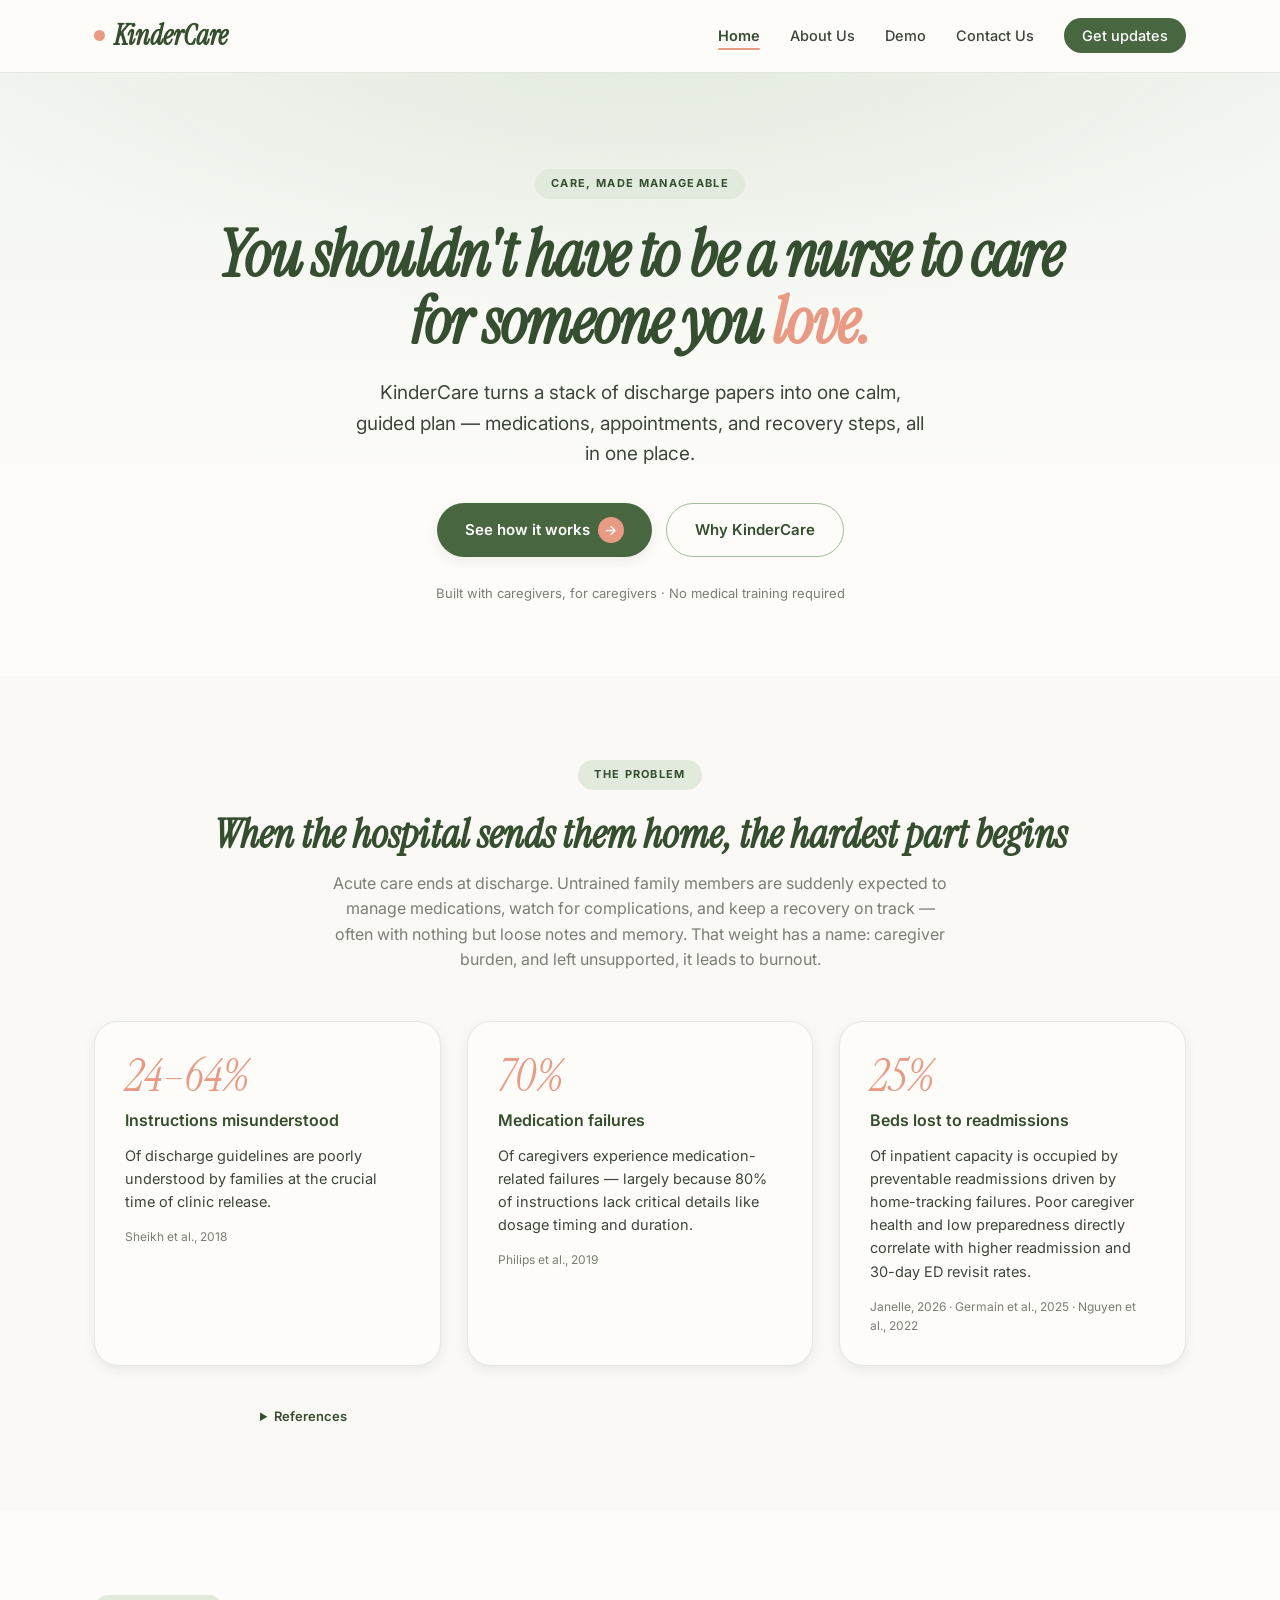
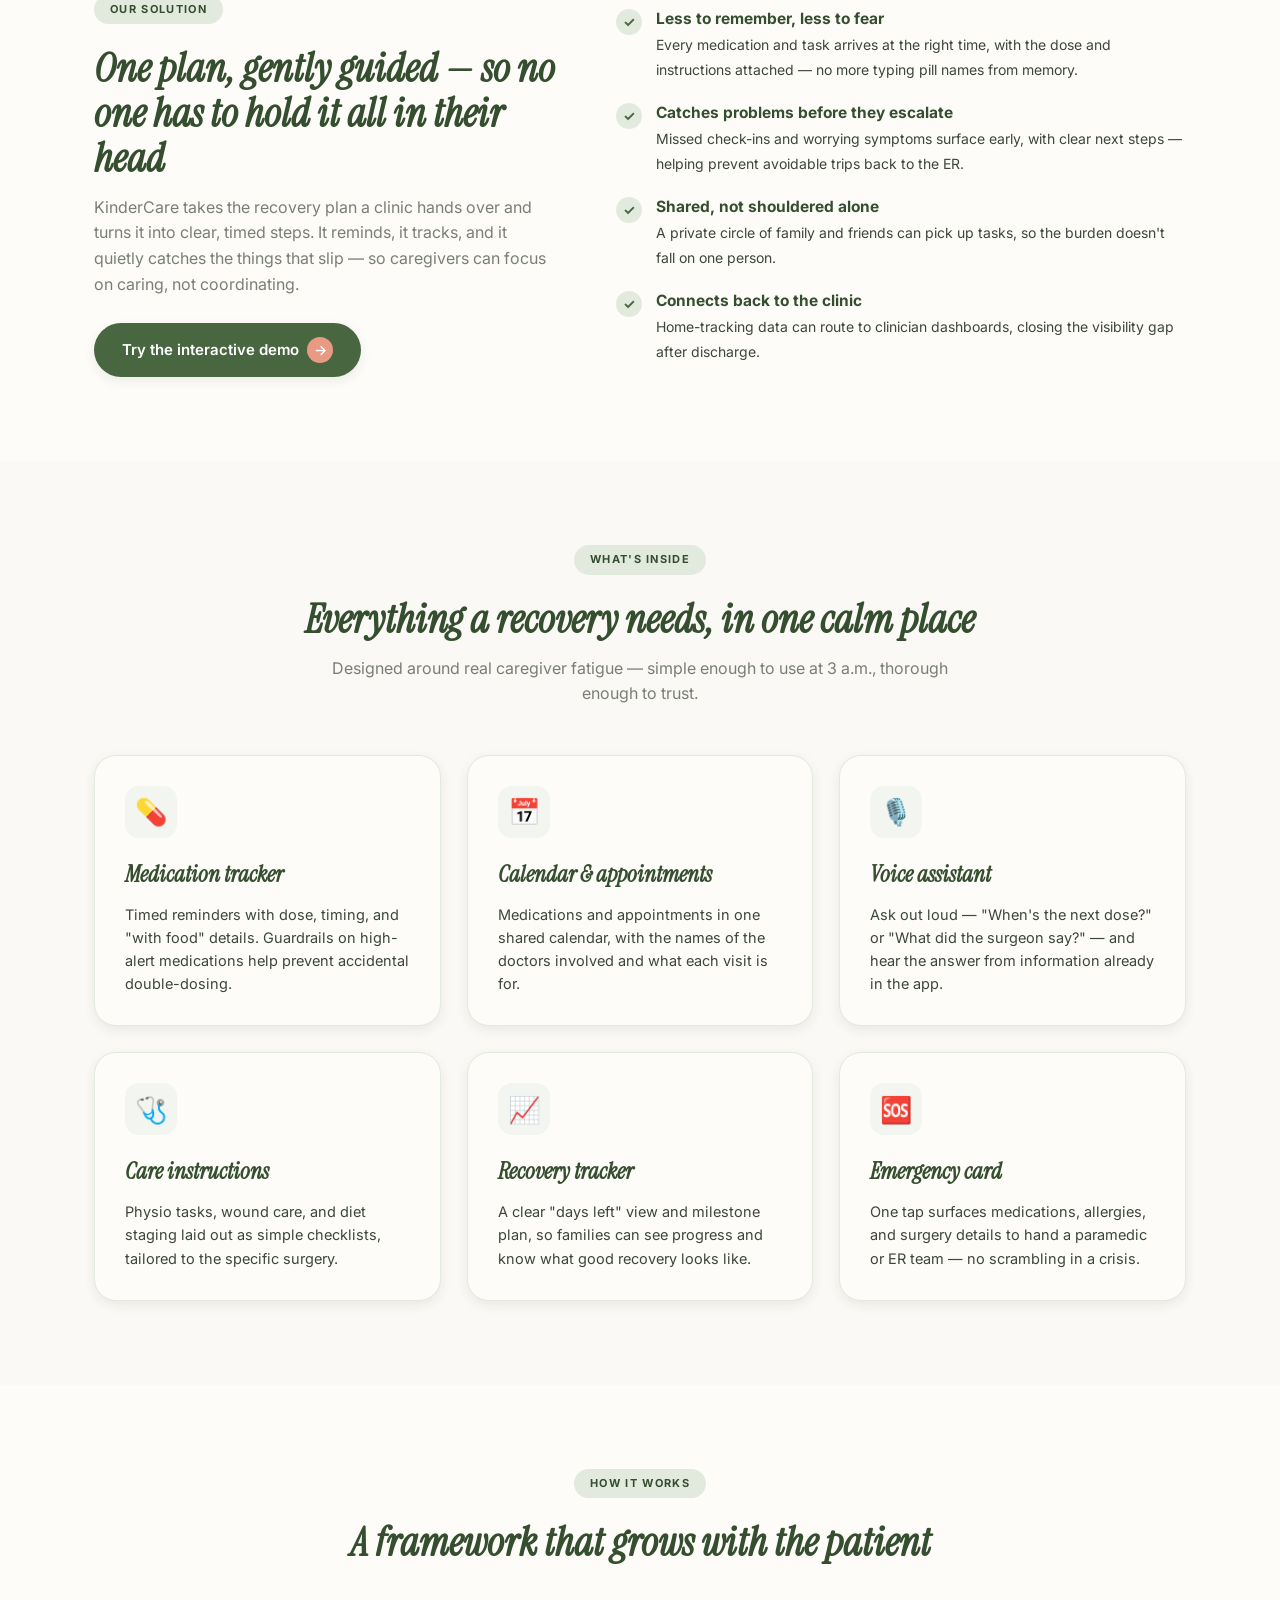
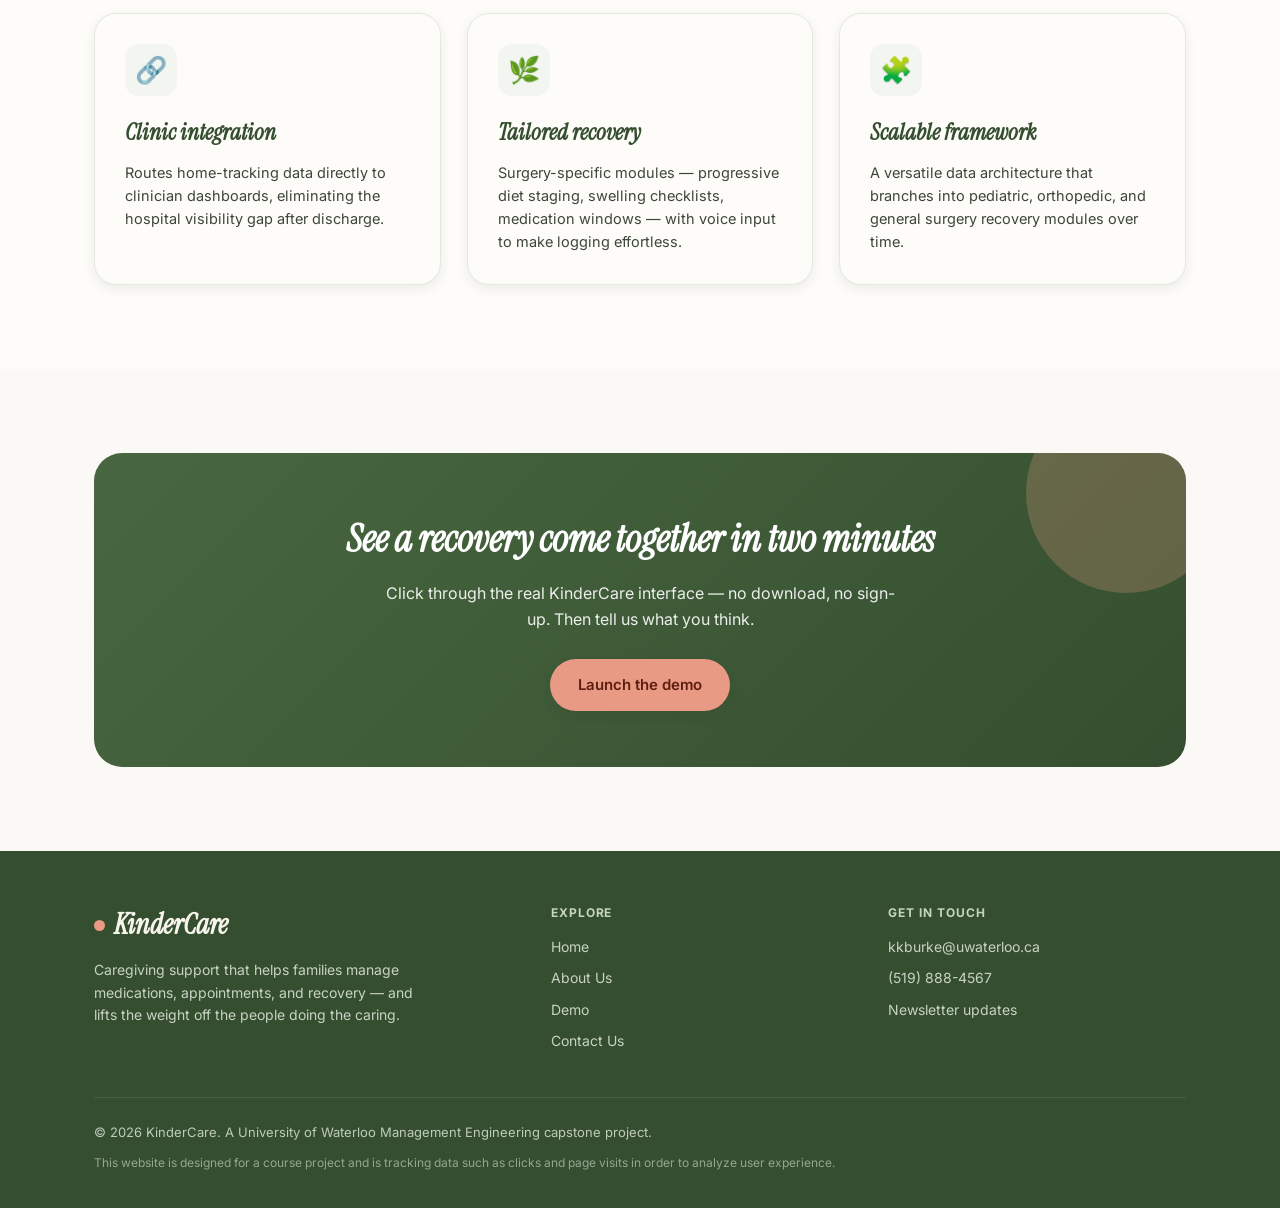
<file: index.html>
<!DOCTYPE html>
<html lang="en">
<head>
<meta charset="UTF-8" />
<meta name="viewport" content="width=device-width, initial-scale=1.0" />
<title>KinderCare — Caregiving support for families at home</title>
<meta name="description" content="KinderCare helps family caregivers manage medications, appointments, and recovery tasks — turning overwhelming discharge instructions into a calm, guided plan." />

<!-- ============ Google Analytics 4 ============
     Replace G-XXXXXXXXXX with your real Measurement ID. -->
<!-- Google tag (gtag.js) -->
<script async src="https://www.googletagmanager.com/gtag/js?id=G-7249GYQXTC"></script>
<script>
  window.dataLayer = window.dataLayer || [];
  function gtag(){dataLayer.push(arguments);}
  gtag('js', new Date());

  gtag('config', 'G-7249GYQXTC');
</script>

<link rel="preconnect" href="https://fonts.googleapis.com">
<link rel="preconnect" href="https://fonts.gstatic.com" crossorigin>
<link href="https://fonts.googleapis.com/css2?family=Inter:wght@400;500;600;700&family=Instrument+Serif:ital@0;1&display=swap" rel="stylesheet">
<link rel="stylesheet" href="css/styles.css" />
</head>
<body>
<a class="skip-link" href="#main">Skip to content</a>

<!-- ============ NAV ============ -->
<nav class="site-nav">
  <div class="container nav-inner">
    <a href="index.html" class="logo">KinderCare</a>
    <button class="nav-toggle" aria-label="Open menu" aria-expanded="false" aria-controls="nav-links">
      <svg viewBox="0 0 24 24" fill="none" stroke="currentColor" stroke-width="2"><path d="M4 7h16M4 12h16M4 17h16"/></svg>
    </button>
    <ul class="nav-links" id="nav-links">
      <li><a href="index.html" class="active">Home</a></li>
      <li><a href="about.html">About Us</a></li>
      <li><a href="demo.html">Demo</a></li>
      <li><a href="contact.html">Contact Us</a></li>
      <li><a href="contact.html#newsletter" class="nav-cta">Get updates</a></li>
    </ul>
  </div>
</nav>

<main id="main">
<!-- ============ HERO ============ -->
<header class="hero">
  <div class="container">
    <span class="eyebrow">Care, made manageable</span>
    <h1>You shouldn't have to be a nurse to care for someone you <em>love.</em></h1>
    <p class="hero-sub">KinderCare turns a stack of discharge papers into one calm, guided plan — medications, appointments, and recovery steps, all in one place.</p>
    <div class="hero-actions">
      <a href="demo.html" class="btn">See how it works <span class="arrow">→</span></a>
      <a href="#solution" class="btn ghost">Why KinderCare</a>
    </div>
    <p class="hero-reassure">Built with caregivers, for caregivers · No medical training required</p>
  </div>
</header>

<!-- ============ PROBLEM ============ -->
<section id="problem" class="alt-bg">
  <div class="container">
    <div class="head-block" style="text-align:center;">
      <span class="eyebrow">The problem</span>
      <h2 class="section-title center">When the hospital sends them home, the hardest part begins</h2>
      <p class="section-subtitle center">Acute care ends at discharge. Untrained family members are suddenly expected to manage medications, watch for complications, and keep a recovery on track — often with nothing but loose notes and memory. That weight has a name: caregiver burden, and left unsupported, it leads to burnout.</p>
    </div>

    <div class="grid-metrics">
      <div class="metric-card">
        <div class="metric-num">24–64%</div>
        <h3>Instructions misunderstood</h3>
        <p>Of discharge guidelines are poorly understood by families at the crucial time of clinic release.</p>
        <cite>Sheikh et al., 2018</cite>
      </div>
      <div class="metric-card">
        <div class="metric-num">70%</div>
        <h3>Medication failures</h3>
        <p>Of caregivers experience medication-related failures — largely because 80% of instructions lack critical details like dosage timing and duration.</p>
        <cite>Philips et al., 2019</cite>
      </div>
      <div class="metric-card">
        <div class="metric-num">25%</div>
        <h3>Beds lost to readmissions</h3>
        <p>Of inpatient capacity is occupied by preventable readmissions driven by home-tracking failures. Poor caregiver health and low preparedness directly correlate with higher readmission and 30-day ED revisit rates.</p>
        <cite>Janelle, 2026 · Germain et al., 2025 · Nguyen et al., 2022</cite>
      </div>
    </div>

    <details style="max-width:760px; margin:40px auto 0; font-size:13px; color:var(--muted);">
      <summary style="cursor:pointer; color:var(--sage-700); font-weight:600;">References</summary>
      <div style="margin-top:14px; line-height:1.7;">
        <p style="margin-bottom:10px;">Sheikh, H., Brezar, A., Dzwonek, A., Yau, L., &amp; Calder, L. A. (2018). <em>Patient understanding of discharge instructions in the emergency department: do different patients need different approaches.</em> National Library of Medicine. <a href="https://pmc.ncbi.nlm.nih.gov/articles/PMC5805670/" style="color:var(--sage-600);">pmc.ncbi.nlm.nih.gov/articles/PMC5805670</a></p>
        <p style="margin-bottom:10px;">Philips, K., Zhou, R., Lee, D. S., et al. (2019). <em>Caregiver Medication Management and Understanding After Pediatric Hospital Discharge.</em> National Library of Medicine. <a href="https://pmc.ncbi.nlm.nih.gov/articles/PMC6818354/" style="color:var(--sage-600);">pmc.ncbi.nlm.nih.gov/articles/PMC6818354</a></p>
        <p style="margin-bottom:10px;">Germain, N., Toulouse-Fournier, A., Samb, R., et al. (2025, September). <em>Caregiver Burden and 30-Day Emergency Department Revisits.</em> JAMA Network Open. <a href="https://jamanetwork.com/journals/jamanetworkopen/fullarticle/2838645" style="color:var(--sage-600);">jamanetwork.com</a></p>
        <p>Nguyen, H. Q., Haupt, E. C., Duan, L., et al. (2022). <em>Hospital utilisation in home palliative care: caregiver health, preparedness and burden associations.</em> National Library of Medicine. <a href="https://pubmed.ncbi.nlm.nih.gov/35078873/" style="color:var(--sage-600);">pubmed.ncbi.nlm.nih.gov/35078873</a></p>
      </div>
    </details>
  </div>
</section>

<!-- ============ SOLUTION ============ -->
<section id="solution">
  <div class="container">
    <div class="split narrow-left">
      <div>
        <span class="eyebrow">Our solution</span>
        <h2 class="section-title">One plan, gently guided — so no one has to hold it all in their head</h2>
        <p class="section-subtitle" style="margin-bottom:26px;">KinderCare takes the recovery plan a clinic hands over and turns it into clear, timed steps. It reminds, it tracks, and it quietly catches the things that slip — so caregivers can focus on caring, not coordinating.</p>
        <a href="demo.html" class="btn">Try the interactive demo <span class="arrow">→</span></a>
      </div>
      <ul class="benefit-list">
        <li>
          <span class="tick">✓</span>
          <div><strong>Less to remember, less to fear</strong><span class="desc">Every medication and task arrives at the right time, with the dose and instructions attached — no more typing pill names from memory.</span></div>
        </li>
        <li>
          <span class="tick">✓</span>
          <div><strong>Catches problems before they escalate</strong><span class="desc">Missed check-ins and worrying symptoms surface early, with clear next steps — helping prevent avoidable trips back to the ER.</span></div>
        </li>
        <li>
          <span class="tick">✓</span>
          <div><strong>Shared, not shouldered alone</strong><span class="desc">A private circle of family and friends can pick up tasks, so the burden doesn't fall on one person.</span></div>
        </li>
        <li>
          <span class="tick">✓</span>
          <div><strong>Connects back to the clinic</strong><span class="desc">Home-tracking data can route to clinician dashboards, closing the visibility gap after discharge.</span></div>
        </li>
      </ul>
    </div>
  </div>
</section>

<!-- ============ FEATURES ============ -->
<section class="alt-bg">
  <div class="container">
    <div class="head-block" style="text-align:center;">
      <span class="eyebrow">What's inside</span>
      <h2 class="section-title center">Everything a recovery needs, in one calm place</h2>
      <p class="section-subtitle center">Designed around real caregiver fatigue — simple enough to use at 3 a.m., thorough enough to trust.</p>
    </div>
    <div class="features-grid">
      <div class="feature-card">
        <div class="feature-icon">💊</div>
        <h3>Medication tracker</h3>
        <p>Timed reminders with dose, timing, and "with food" details. Guardrails on high-alert medications help prevent accidental double-dosing.</p>
      </div>
      <div class="feature-card">
        <div class="feature-icon">📅</div>
        <h3>Calendar & appointments</h3>
        <p>Medications and appointments in one shared calendar, with the names of the doctors involved and what each visit is for.</p>
      </div>
      <div class="feature-card">
        <div class="feature-icon">🎙️</div>
        <h3>Voice assistant</h3>
        <p>Ask out loud — "When's the next dose?" or "What did the surgeon say?" — and hear the answer from information already in the app.</p>
      </div>
      <div class="feature-card">
        <div class="feature-icon">🩺</div>
        <h3>Care instructions</h3>
        <p>Physio tasks, wound care, and diet staging laid out as simple checklists, tailored to the specific surgery.</p>
      </div>
      <div class="feature-card">
        <div class="feature-icon">📈</div>
        <h3>Recovery tracker</h3>
        <p>A clear "days left" view and milestone plan, so families can see progress and know what good recovery looks like.</p>
      </div>
      <div class="feature-card">
        <div class="feature-icon">🆘</div>
        <h3>Emergency card</h3>
        <p>One tap surfaces medications, allergies, and surgery details to hand a paramedic or ER team — no scrambling in a crisis.</p>
      </div>
    </div>
  </div>
</section>

<!-- ============ DESIGN CONCEPT ============ -->
<section>
  <div class="container">
    <div class="head-block" style="text-align:center;">
      <span class="eyebrow">How it works</span>
      <h2 class="section-title center">A framework that grows with the patient</h2>
    </div>
    <div class="features-grid">
      <div class="feature-card">
        <div class="feature-icon">🔗</div>
        <h3>Clinic integration</h3>
        <p>Routes home-tracking data directly to clinician dashboards, eliminating the hospital visibility gap after discharge.</p>
      </div>
      <div class="feature-card">
        <div class="feature-icon">🌿</div>
        <h3>Tailored recovery</h3>
        <p>Surgery-specific modules — progressive diet staging, swelling checklists, medication windows — with voice input to make logging effortless.</p>
      </div>
      <div class="feature-card">
        <div class="feature-icon">🧩</div>
        <h3>Scalable framework</h3>
        <p>A versatile data architecture that branches into pediatric, orthopedic, and general surgery recovery modules over time.</p>
      </div>
    </div>
  </div>
</section>

<!-- ============ CTA BAND ============ -->
<section class="alt-bg">
  <div class="container">
    <div class="cta-band">
      <h2>See a recovery come together in two minutes</h2>
      <p>Click through the real KinderCare interface — no download, no sign-up. Then tell us what you think.</p>
      <a href="demo.html" class="btn">Launch the demo</a>
    </div>
  </div>
</section>
</main>

<!-- ============ FOOTER ============ -->
<footer class="site-footer">
  <div class="container">
    <div class="footer-grid">
      <div>
        <a href="index.html" class="logo">KinderCare</a>
        <p class="footer-blurb">Caregiving support that helps families manage medications, appointments, and recovery — and lifts the weight off the people doing the caring.</p>
      </div>
      <div class="footer-col">
        <h4>Explore</h4>
        <a href="index.html">Home</a>
        <a href="about.html">About Us</a>
        <a href="demo.html">Demo</a>
        <a href="contact.html">Contact Us</a>
      </div>
      <div class="footer-col">
        <h4>Get in touch</h4>
        <a href="mailto:kkburke@uwaterloo.ca">kkburke@uwaterloo.ca</a>
        <a href="tel:+15198884567">(519) 888-4567</a>
        <a href="contact.html#newsletter">Newsletter updates</a>
      </div>
    </div>
    <div class="footer-bottom">
      <p>&copy; <span id="year">2026</span> KinderCare. A University of Waterloo Management Engineering capstone project.</p>
      <p class="footer-disclaimer">This website is designed for a course project and is tracking data such as clicks and page visits in order to analyze user experience.</p>
    </div>
  </div>
</footer>

<script src="js/main.js"></script>
</body>
</html>
</file>
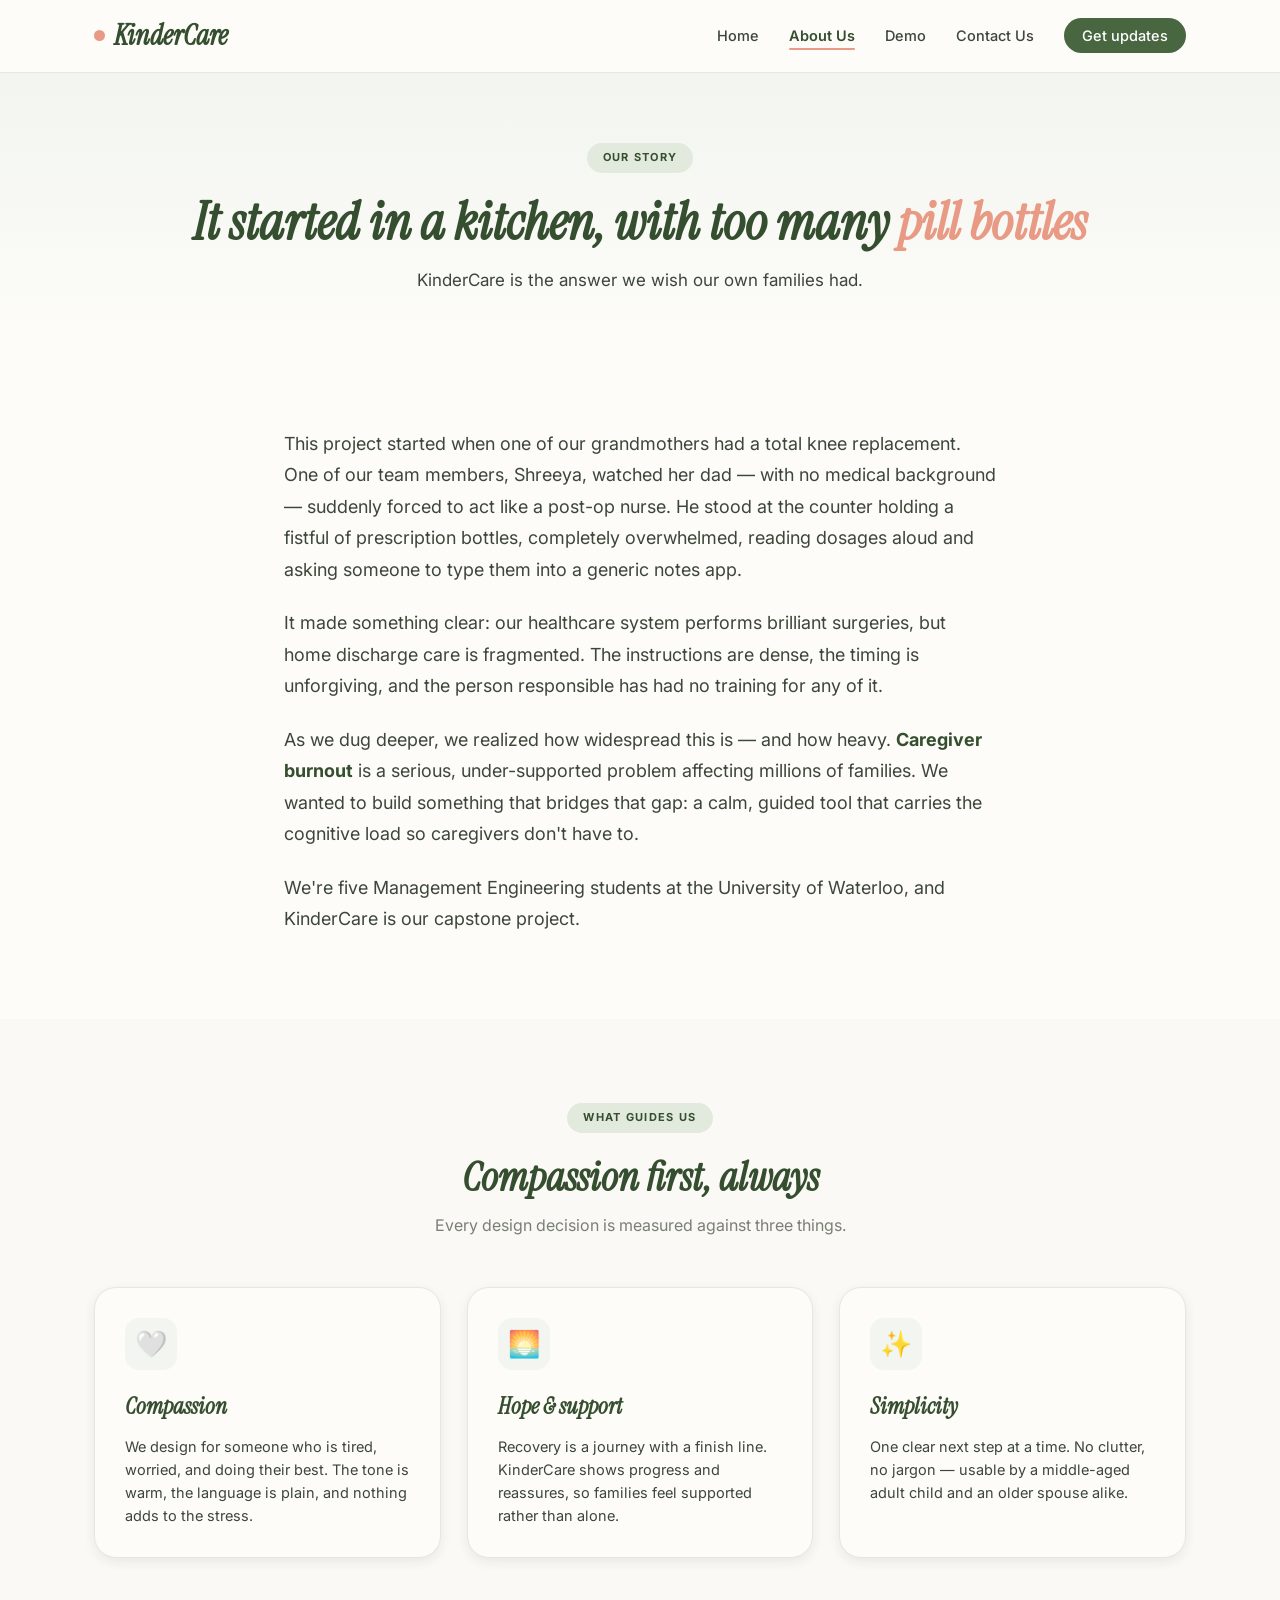
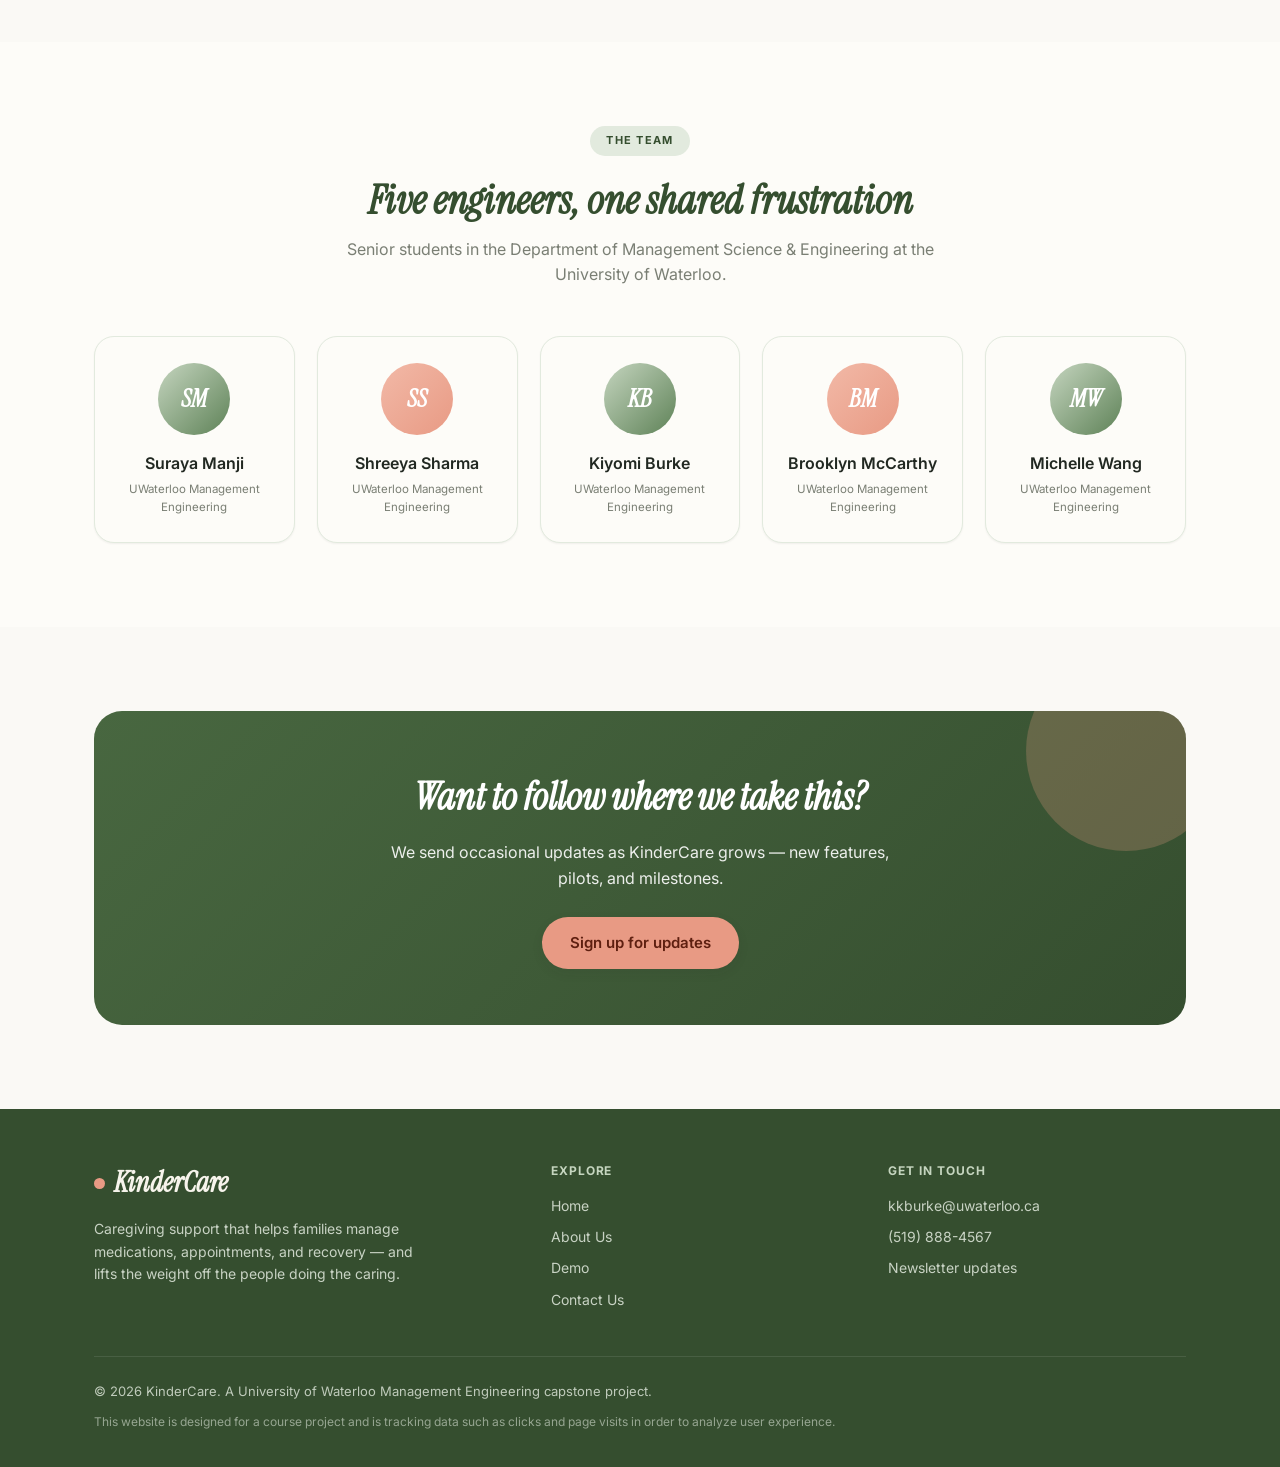
<file: about.html>
<!DOCTYPE html>
<html lang="en">
<head>
<meta charset="UTF-8" />
<meta name="viewport" content="width=device-width, initial-scale=1.0" />
<title>About Us — KinderCare</title>
<meta name="description" content="KinderCare began with one family's overwhelming experience after surgery. Meet the University of Waterloo Management Engineering team behind it." />

<!-- ============ Google Analytics 4 ============ -->
<!-- Google tag (gtag.js) -->
<script async src="https://www.googletagmanager.com/gtag/js?id=G-7249GYQXTC"></script>
<script>
  window.dataLayer = window.dataLayer || [];
  function gtag(){dataLayer.push(arguments);}
  gtag('js', new Date());

  gtag('config', 'G-7249GYQXTC');
</script>

<link rel="preconnect" href="https://fonts.googleapis.com">
<link rel="preconnect" href="https://fonts.gstatic.com" crossorigin>
<link href="https://fonts.googleapis.com/css2?family=Inter:wght@400;500;600;700&family=Instrument+Serif:ital@0;1&display=swap" rel="stylesheet">
<link rel="stylesheet" href="css/styles.css" />
</head>
<body>
<a class="skip-link" href="#main">Skip to content</a>

<nav class="site-nav">
  <div class="container nav-inner">
    <a href="index.html" class="logo">KinderCare</a>
    <button class="nav-toggle" aria-label="Open menu" aria-expanded="false" aria-controls="nav-links">
      <svg viewBox="0 0 24 24" fill="none" stroke="currentColor" stroke-width="2"><path d="M4 7h16M4 12h16M4 17h16"/></svg>
    </button>
    <ul class="nav-links" id="nav-links">
      <li><a href="index.html">Home</a></li>
      <li><a href="about.html" class="active">About Us</a></li>
      <li><a href="demo.html">Demo</a></li>
      <li><a href="contact.html">Contact Us</a></li>
      <li><a href="contact.html#newsletter" class="nav-cta">Get updates</a></li>
    </ul>
  </div>
</nav>

<main id="main">
<div class="page-intro">
  <div class="container">
    <span class="eyebrow">Our story</span>
    <h1>It started in a kitchen, with too many <em>pill bottles</em></h1>
    <p>KinderCare is the answer we wish our own families had.</p>
  </div>
</div>

<!-- ============ STORY ============ -->
<section>
  <div class="container" style="max-width:760px;">
    <div style="font-size:18px; line-height:1.75; color:var(--ink-2);">
      <p style="margin-bottom:22px;">This project started when one of our grandmothers had a total knee replacement. One of our team members, Shreeya, watched her dad — with no medical background — suddenly forced to act like a post-op nurse. He stood at the counter holding a fistful of prescription bottles, completely overwhelmed, reading dosages aloud and asking someone to type them into a generic notes app.</p>
      <p style="margin-bottom:22px;">It made something clear: our healthcare system performs brilliant surgeries, but home discharge care is fragmented. The instructions are dense, the timing is unforgiving, and the person responsible has had no training for any of it.</p>
      <p style="margin-bottom:22px;">As we dug deeper, we realized how widespread this is — and how heavy. <strong style="color:var(--sage-700);">Caregiver burnout</strong> is a serious, under-supported problem affecting millions of families. We wanted to build something that bridges that gap: a calm, guided tool that carries the cognitive load so caregivers don't have to.</p>
      <p>We're five Management Engineering students at the University of Waterloo, and KinderCare is our capstone project.</p>
    </div>
  </div>
</section>

<!-- ============ VALUES ============ -->
<section class="alt-bg">
  <div class="container">
    <div class="head-block" style="text-align:center;">
      <span class="eyebrow">What guides us</span>
      <h2 class="section-title center">Compassion first, always</h2>
      <p class="section-subtitle center">Every design decision is measured against three things.</p>
    </div>
    <div class="features-grid">
      <div class="feature-card">
        <div class="feature-icon">🤍</div>
        <h3>Compassion</h3>
        <p>We design for someone who is tired, worried, and doing their best. The tone is warm, the language is plain, and nothing adds to the stress.</p>
      </div>
      <div class="feature-card">
        <div class="feature-icon">🌅</div>
        <h3>Hope &amp; support</h3>
        <p>Recovery is a journey with a finish line. KinderCare shows progress and reassures, so families feel supported rather than alone.</p>
      </div>
      <div class="feature-card">
        <div class="feature-icon">✨</div>
        <h3>Simplicity</h3>
        <p>One clear next step at a time. No clutter, no jargon — usable by a middle-aged adult child and an older spouse alike.</p>
      </div>
    </div>
  </div>
</section>

<!-- ============ TEAM ============ -->
<section>
  <div class="container">
    <div class="head-block" style="text-align:center;">
      <span class="eyebrow">The team</span>
      <h2 class="section-title center">Five engineers, one shared frustration</h2>
      <p class="section-subtitle center">Senior students in the Department of Management Science &amp; Engineering at the University of Waterloo.</p>
    </div>
    <div class="team-grid">
      <div class="team-card">
        <div class="team-avatar">SM</div>
        <h3>Suraya Manji</h3>
        <!-- <div class="role">Project Lead &amp; Domain Expert</div> -->
        <div class="dept">UWaterloo Management Engineering</div>
      </div>
      <div class="team-card">
        <div class="team-avatar" style="background:linear-gradient(135deg,var(--coral-2),var(--coral));">SS</div>
        <h3>Shreeya Sharma</h3>
        <!-- <div class="role">Human Factors &amp; UX Engineer</div> -->
        <div class="dept">UWaterloo Management Engineering</div>
      </div>
      <div class="team-card">
        <div class="team-avatar">KB</div>
        <h3>Kiyomi Burke</h3>
        <!-- <div class="role">Systems Requirements Lead</div> -->
        <div class="dept">UWaterloo Management Engineering</div>
      </div>
      <div class="team-card">
        <div class="team-avatar" style="background:linear-gradient(135deg,var(--coral-2),var(--coral));">BM</div>
        <h3>Brooklyn McCarthy</h3>
        <!-- <div class="role">Operations Optimization</div> -->
        <div class="dept">UWaterloo Management Engineering</div>
      </div>
      <div class="team-card">
        <div class="team-avatar">MW</div>
        <h3>Michelle Wang</h3>
        <!-- <div class="role">Reliability &amp; Compliance Lead</div> -->
        <div class="dept">UWaterloo Management Engineering</div>
      </div>
    </div>
  </div>
</section>

<!-- ============ CTA ============ -->
<section class="alt-bg">
  <div class="container">
    <div class="cta-band">
      <h2>Want to follow where we take this?</h2>
      <p>We send occasional updates as KinderCare grows — new features, pilots, and milestones.</p>
      <a href="contact.html#newsletter" class="btn">Sign up for updates</a>
    </div>
  </div>
</section>
</main>

<footer class="site-footer">
  <div class="container">
    <div class="footer-grid">
      <div>
        <a href="index.html" class="logo">KinderCare</a>
        <p class="footer-blurb">Caregiving support that helps families manage medications, appointments, and recovery — and lifts the weight off the people doing the caring.</p>
      </div>
      <div class="footer-col">
        <h4>Explore</h4>
        <a href="index.html">Home</a>
        <a href="about.html">About Us</a>
        <a href="demo.html">Demo</a>
        <a href="contact.html">Contact Us</a>
      </div>
      <div class="footer-col">
        <h4>Get in touch</h4>
        <a href="mailto:kkburke@uwaterloo.ca">kkburke@uwaterloo.ca</a>
        <a href="tel:+15198884567">(519) 888-4567</a>
        <a href="contact.html#newsletter">Newsletter updates</a>
      </div>
    </div>
    <div class="footer-bottom">
      <p>&copy; <span id="year">2026</span> KinderCare. A University of Waterloo Management Engineering capstone project.</p>
      <p class="footer-disclaimer">This website is designed for a course project and is tracking data such as clicks and page visits in order to analyze user experience.</p>
    </div>
  </div>
</footer>

<script src="js/main.js"></script>
</body>
</html>
</file>
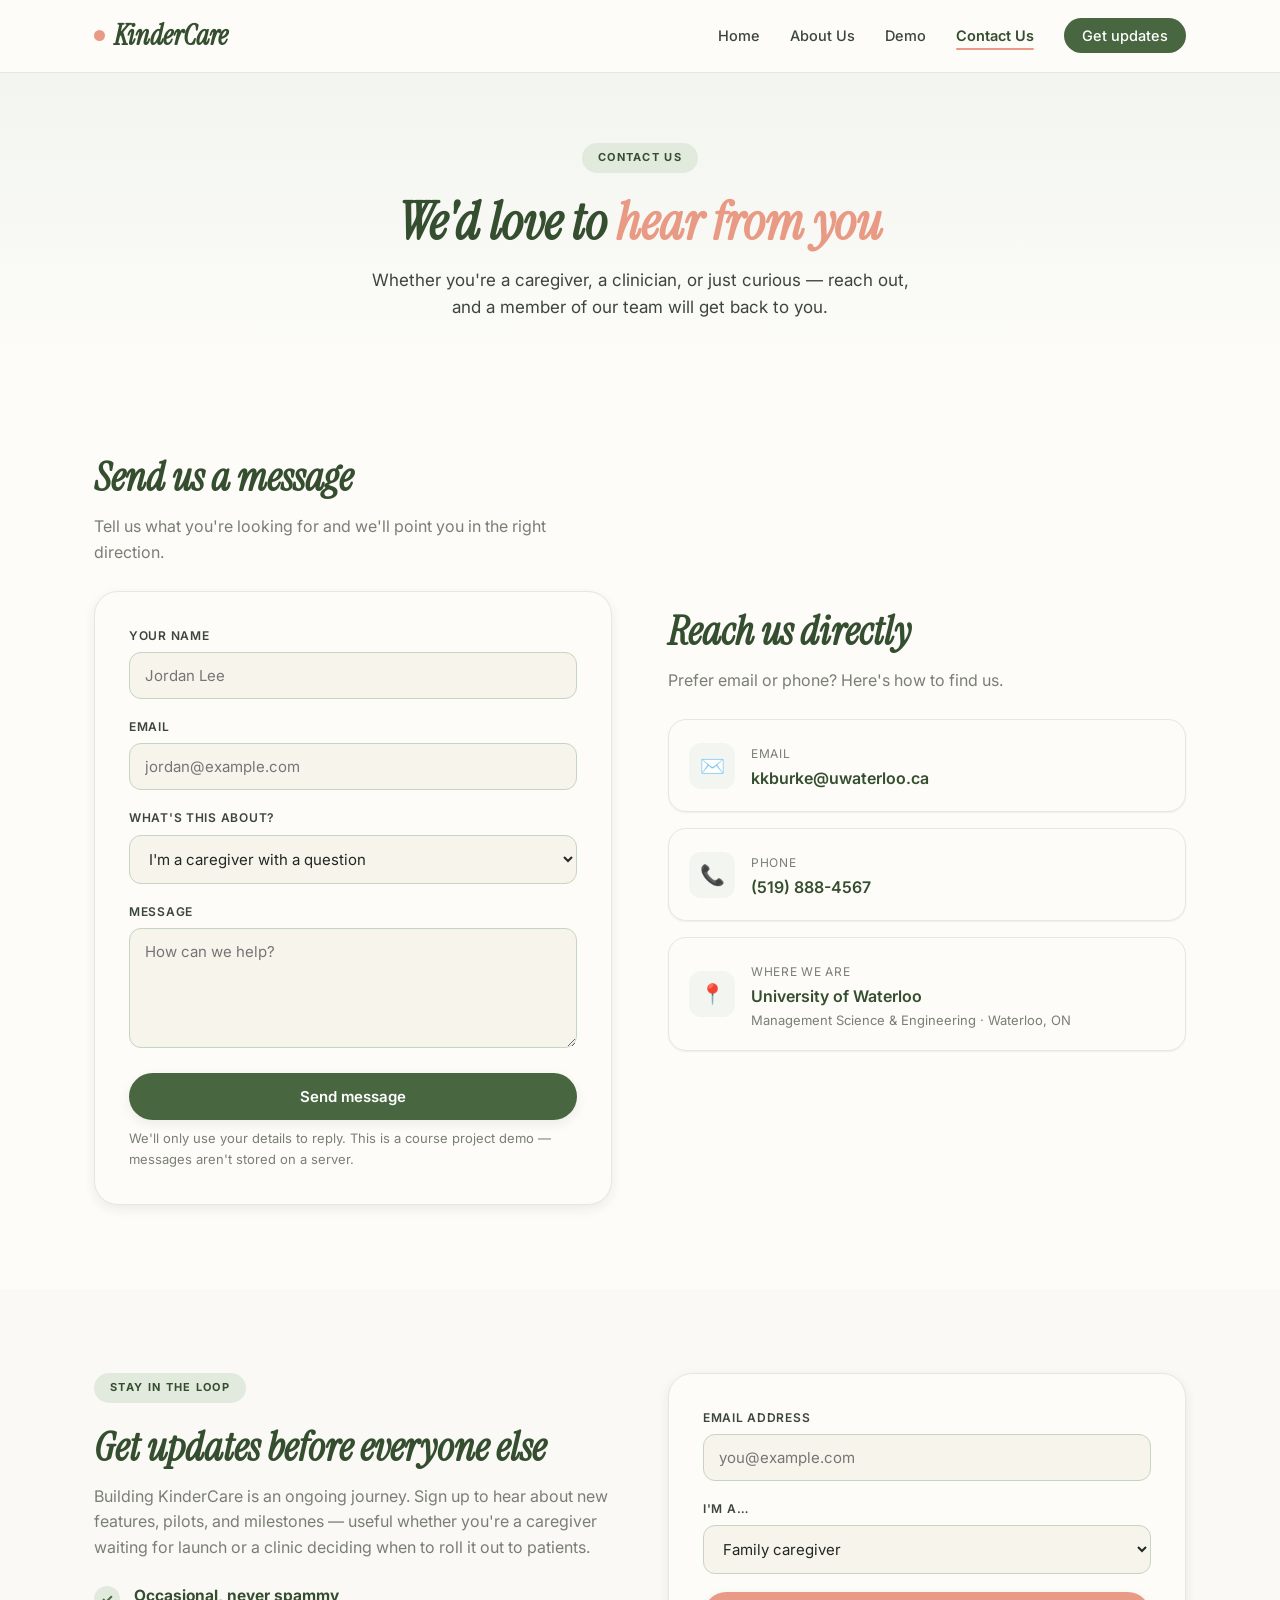
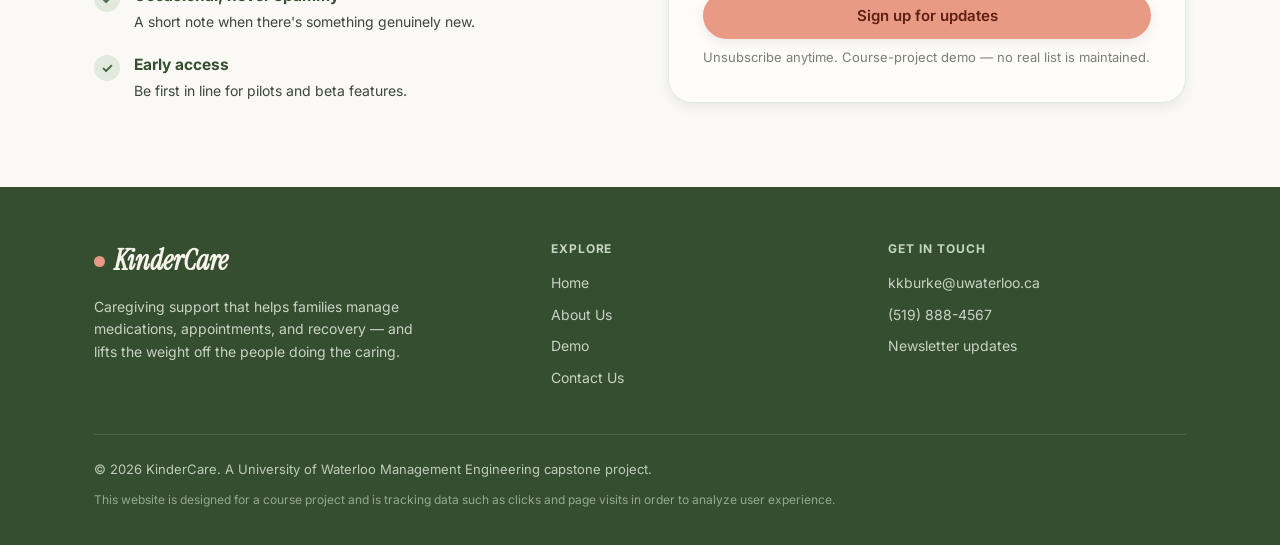
<file: contact.html>
<!DOCTYPE html>
<html lang="en">
<head>
<meta charset="UTF-8" />
<meta name="viewport" content="width=device-width, initial-scale=1.0" />
<title>Contact Us — KinderCare</title>
<meta name="description" content="Reach the KinderCare team, or sign up to get updates as the app grows. Email kkburke@uwaterloo.ca or call (519) 888-4567." />

<!-- ============ Google Analytics 4 ============ -->
<!-- Google tag (gtag.js) -->
<script async src="https://www.googletagmanager.com/gtag/js?id=G-7249GYQXTC"></script>
<script>
  window.dataLayer = window.dataLayer || [];
  function gtag(){dataLayer.push(arguments);}
  gtag('js', new Date());

  gtag('config', 'G-7249GYQXTC');
</script>

<link rel="preconnect" href="https://fonts.googleapis.com">
<link rel="preconnect" href="https://fonts.gstatic.com" crossorigin>
<link href="https://fonts.googleapis.com/css2?family=Inter:wght@400;500;600;700&family=Instrument+Serif:ital@0;1&display=swap" rel="stylesheet">
<link rel="stylesheet" href="css/styles.css" />
</head>
<body>
<a class="skip-link" href="#main">Skip to content</a>

<nav class="site-nav">
  <div class="container nav-inner">
    <a href="index.html" class="logo">KinderCare</a>
    <button class="nav-toggle" aria-label="Open menu" aria-expanded="false" aria-controls="nav-links">
      <svg viewBox="0 0 24 24" fill="none" stroke="currentColor" stroke-width="2"><path d="M4 7h16M4 12h16M4 17h16"/></svg>
    </button>
    <ul class="nav-links" id="nav-links">
      <li><a href="index.html">Home</a></li>
      <li><a href="about.html">About Us</a></li>
      <li><a href="demo.html">Demo</a></li>
      <li><a href="contact.html" class="active">Contact Us</a></li>
      <li><a href="#newsletter" class="nav-cta">Get updates</a></li>
    </ul>
  </div>
</nav>

<main id="main">
<div class="page-intro">
  <div class="container">
    <span class="eyebrow">Contact us</span>
    <h1>We'd love to <em>hear from you</em></h1>
    <p>Whether you're a caregiver, a clinician, or just curious — reach out, and a member of our team will get back to you.</p>
  </div>
</div>

<!-- ============ CONTACT ============ -->
<section>
  <div class="container">
    <div class="split">
      <!-- Info + form -->
      <div>
        <h2 class="section-title">Send us a message</h2>
        <p class="section-subtitle" style="margin-bottom:26px;">Tell us what you're looking for and we'll point you in the right direction.</p>

        <form id="contact-form" class="form-card" novalidate>
          <div class="field">
            <label for="c-name">Your name</label>
            <input id="c-name" name="name" type="text" autocomplete="name" placeholder="Jordan Lee" required />
          </div>
          <div class="field">
            <label for="c-email">Email</label>
            <input id="c-email" name="email" type="email" autocomplete="email" placeholder="jordan@example.com" required />
          </div>
          <div class="field">
            <label for="c-reason">What's this about?</label>
            <select id="c-reason" name="reason">
              <option value="caregiver_question">I'm a caregiver with a question</option>
              <option value="clinic_partnership">I'm a clinic interested in partnering</option>
              <option value="press_or_research">Press or research</option>
              <option value="general">Something else</option>
            </select>
          </div>
          <div class="field">
            <label for="c-message">Message</label>
            <textarea id="c-message" name="message" placeholder="How can we help?" required></textarea>
          </div>
          <button type="submit" class="btn" style="width:100%; justify-content:center;">Send message</button>
          <p class="form-note">We'll only use your details to reply. This is a course project demo — messages aren't stored on a server.</p>
          <div class="form-success" id="contact-success" tabindex="-1">
            <strong>Thank you — your message is on its way.</strong>
            We'll be in touch at the email you provided.
          </div>
        </form>
      </div>

      <!-- Direct contact cards -->
      <div>
        <h2 class="section-title">Reach us directly</h2>
        <p class="section-subtitle" style="margin-bottom:26px;">Prefer email or phone? Here's how to find us.</p>
        <div class="contact-cards">
          <a class="contact-card" href="mailto:kkburke@uwaterloo.ca">
            <span class="ic">✉️</span>
            <span>
              <span class="lbl">Email</span><br>
              <span class="val">kkburke@uwaterloo.ca</span>
            </span>
          </a>
          <a class="contact-card" href="tel:+15198884567">
            <span class="ic">📞</span>
            <span>
              <span class="lbl">Phone</span><br>
              <span class="val">(519) 888-4567</span>
            </span>
          </a>
          <div class="contact-card" style="cursor:default;">
            <span class="ic">📍</span>
            <span>
              <span class="lbl">Where we are</span><br>
              <span class="val">University of Waterloo</span>
              <span style="display:block; font-size:13px; color:var(--muted); font-weight:400;">Management Science &amp; Engineering · Waterloo, ON</span>
            </span>
          </div>
        </div>
      </div>
    </div>
  </div>
</section>

<!-- ============ NEWSLETTER ============ -->
<section id="newsletter" class="alt-bg">
  <div class="container">
    <div class="split">
      <div>
        <span class="eyebrow">Stay in the loop</span>
        <h2 class="section-title">Get updates before everyone else</h2>
        <p class="section-subtitle">Building KinderCare is an ongoing journey. Sign up to hear about new features, pilots, and milestones — useful whether you're a caregiver waiting for launch or a clinic deciding when to roll it out to patients.</p>
        <ul class="benefit-list" style="margin-top:24px;">
          <li><span class="tick">✓</span><div><strong>Occasional, never spammy</strong><span class="desc">A short note when there's something genuinely new.</span></div></li>
          <li><span class="tick">✓</span><div><strong>Early access</strong><span class="desc">Be first in line for pilots and beta features.</span></div></li>
        </ul>
      </div>
      <div>
        <form class="form-card newsletter-form" data-location="contact_page" novalidate>
          <div class="field">
            <label for="n-email">Email address</label>
            <input id="n-email" name="email" type="email" autocomplete="email" placeholder="you@example.com" required />
          </div>
          <div class="field">
            <label for="n-role">I'm a…</label>
            <select id="n-role" name="role">
              <option value="caregiver">Family caregiver</option>
              <option value="clinician">Clinician or clinic owner</option>
              <option value="patient">Patient</option>
              <option value="other">Other / just interested</option>
            </select>
          </div>
          <button type="submit" class="btn coral" style="width:100%; justify-content:center;">Sign up for updates</button>
          <p class="form-note">Unsubscribe anytime. Course-project demo — no real list is maintained.</p>
          <div class="form-success newsletter-success">
            <strong>You're on the list.</strong>
            We'll send updates as KinderCare grows.
          </div>
        </form>
      </div>
    </div>
  </div>
</section>
</main>

<footer class="site-footer">
  <div class="container">
    <div class="footer-grid">
      <div>
        <a href="index.html" class="logo">KinderCare</a>
        <p class="footer-blurb">Caregiving support that helps families manage medications, appointments, and recovery — and lifts the weight off the people doing the caring.</p>
      </div>
      <div class="footer-col">
        <h4>Explore</h4>
        <a href="index.html">Home</a>
        <a href="about.html">About Us</a>
        <a href="demo.html">Demo</a>
        <a href="contact.html">Contact Us</a>
      </div>
      <div class="footer-col">
        <h4>Get in touch</h4>
        <a href="mailto:kkburke@uwaterloo.ca">kkburke@uwaterloo.ca</a>
        <a href="tel:+15198884567">(519) 888-4567</a>
        <a href="#newsletter">Newsletter updates</a>
      </div>
    </div>
    <div class="footer-bottom">
      <p>&copy; <span id="year">2026</span> KinderCare. A University of Waterloo Management Engineering capstone project.</p>
      <p class="footer-disclaimer">This website is designed for a course project and is tracking data such as clicks and page visits in order to analyze user experience.</p>
    </div>
  </div>
</footer>

<script src="js/main.js"></script>
</body>
</html>
</file>
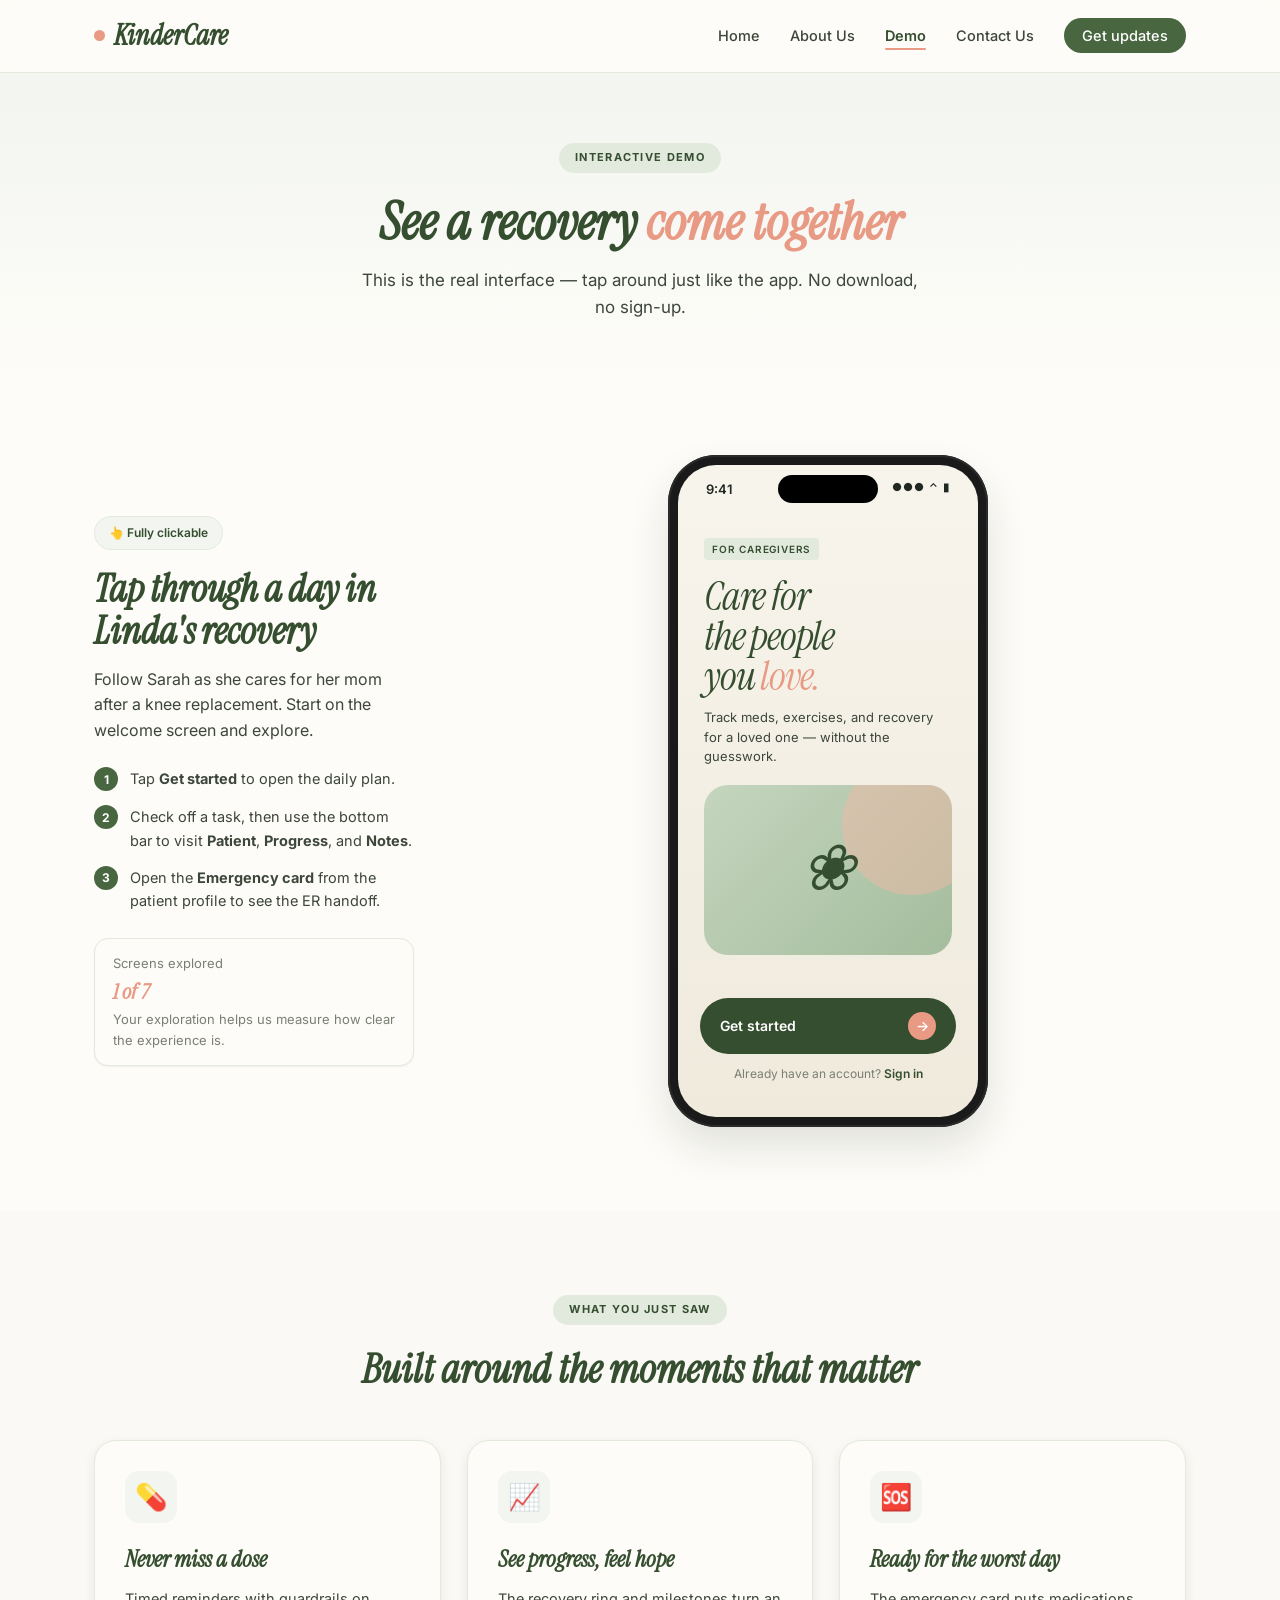
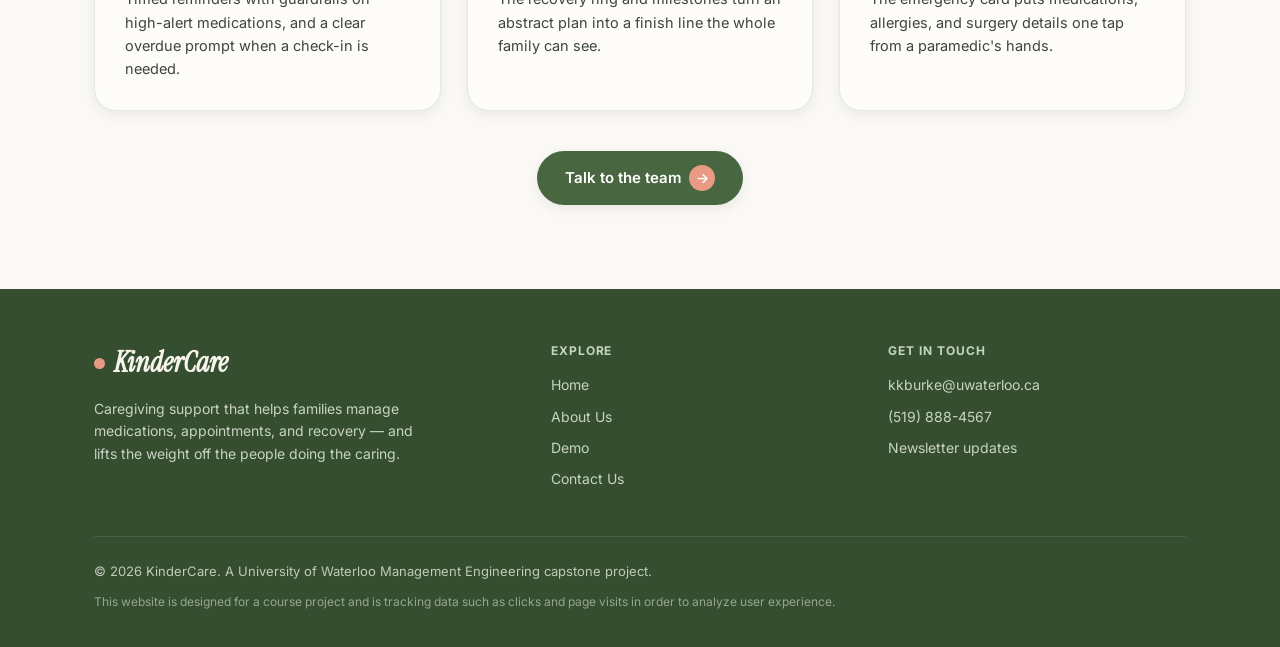
<file: demo.html>
<!DOCTYPE html>
<html lang="en">
<head>
<meta charset="UTF-8" />
<meta name="viewport" content="width=device-width, initial-scale=1.0" />
<title>Demo — KinderCare</title>
<meta name="description" content="Click through the real KinderCare interface. See how a recovery comes together: medications, appointments, recovery tracking, and an emergency card." />

<!-- ============ Google Analytics 4 ============ -->
<!-- Google tag (gtag.js) -->
<script async src="https://www.googletagmanager.com/gtag/js?id=G-7249GYQXTC"></script>
<script>
  window.dataLayer = window.dataLayer || [];
  function gtag(){dataLayer.push(arguments);}
  gtag('js', new Date());

  gtag('config', 'G-7249GYQXTC');
</script>

<link rel="preconnect" href="https://fonts.googleapis.com">
<link rel="preconnect" href="https://fonts.gstatic.com" crossorigin>
<link href="https://fonts.googleapis.com/css2?family=Inter:wght@400;500;600;700&family=Instrument+Serif:ital@0;1&display=swap" rel="stylesheet">
<link rel="stylesheet" href="css/styles.css" />
<link rel="stylesheet" href="css/demo.css" />
</head>
<body>
<a class="skip-link" href="#main">Skip to content</a>

<nav class="site-nav">
  <div class="container nav-inner">
    <a href="index.html" class="logo">KinderCare</a>
    <button class="nav-toggle" aria-label="Open menu" aria-expanded="false" aria-controls="nav-links">
      <svg viewBox="0 0 24 24" fill="none" stroke="currentColor" stroke-width="2"><path d="M4 7h16M4 12h16M4 17h16"/></svg>
    </button>
    <ul class="nav-links" id="nav-links">
      <li><a href="index.html">Home</a></li>
      <li><a href="about.html">About Us</a></li>
      <li><a href="demo.html" class="active">Demo</a></li>
      <li><a href="contact.html">Contact Us</a></li>
      <li><a href="contact.html#newsletter" class="nav-cta">Get updates</a></li>
    </ul>
  </div>
</nav>

<main id="main">
<div class="page-intro">
  <div class="container">
    <span class="eyebrow">Interactive demo</span>
    <h1>See a recovery <em>come together</em></h1>
    <p>This is the real interface — tap around just like the app. No download, no sign-up.</p>
  </div>
</div>

<section>
  <div class="container">
    <div class="demo-stage">
      <!-- ASIDE -->
      <div class="demo-aside">
        <span class="step-chip">👆 Fully clickable</span>
        <h2>Tap through a day in Linda's recovery</h2>
        <p class="lead">Follow Sarah as she cares for her mom after a knee replacement. Start on the welcome screen and explore.</p>
        <ul class="demo-guide">
          <li><span class="n">1</span><div>Tap <strong>Get started</strong> to open the daily plan.</div></li>
          <li><span class="n">2</span><div>Check off a task, then use the bottom bar to visit <strong>Patient</strong>, <strong>Progress</strong>, and <strong>Notes</strong>.</div></li>
          <li><span class="n">3</span><div>Open the <strong>Emergency card</strong> from the patient profile to see the ER handoff.</div></li>
        </ul>
        <div class="demo-counter">
          Screens explored
          <strong><span id="demo-screen-count">1</span> of 7</strong>
          Your exploration helps us measure how clear the experience is.
        </div>
      </div>

      <!-- PHONE -->
      <div class="demo-phone-wrap">
        <div id="demo-phone" role="application" aria-label="KinderCare interactive demo">

          <!-- LANDING -->
          <div class="screen s-landing" data-screen="landing">
            <div class="statusbar"><span>9:41</span><span class="icons">●●● ⌃ ▮</span></div>
            <div class="content">
              <div class="hero">
                <span class="tag" style="margin-bottom:16px;">for caregivers</span>
                <div class="display-xl">Care for<br>the people<br>you <em>love.</em></div>
                <div class="sub">Track meds, exercises, and recovery for a loved one — without the guesswork.</div>
                <div class="illus"><div class="illus-content">❀</div></div>
              </div>
              <div class="cta-row">
                <button class="big-btn" data-go="today">Get started <span class="arrow">→</span></button>
                <div class="signin">Already have an account? <span data-go="today">Sign in</span></div>
              </div>
            </div>
          </div>

          <!-- TODAY -->
          <div class="screen" data-screen="today">
            <div class="statusbar"><span>9:41</span><span class="icons">●●● ⌃ ▮</span></div>
            <div class="content s-today">
              <div class="top">
                <div>
                  <div class="greet-label">Thursday, Apr 24</div>
                  <div class="greet">Morning,<br>Sarah.</div>
                </div>
                <div class="top-icons">
                  <button class="icon-btn badge-dot" data-toast="No new alerts right now" aria-label="Notifications">🔔</button>
                  <button class="avatar sm" data-go="settings" aria-label="Open settings">S</button>
                </div>
              </div>
              <div class="patient-bar" data-go="patient">
                <div class="avatar sage sm">M</div>
                <div>
                  <div class="label">Caring for</div>
                  <div class="pname">Mom (Linda)</div>
                </div>
                <div class="day-chip">Day 12</div>
              </div>
              <div class="urgent-card">
                <div class="label">Overdue · 15 min</div>
                <div class="task">Oxycodone 5mg</div>
                <div class="when">Was due at 9:00 AM</div>
                <button class="act" data-toast="Thanks — marked as taken">Confirm Mom took it →</button>
              </div>
              <div class="section-label"><span class="t">Up next</span><span class="count">3 items</span></div>
              <div class="task-row">
                <div class="time">10:30</div>
                <div class="icon-sq amber">💊</div>
                <div class="body"><div class="t">Tylenol 500mg</div><div class="st">With food</div></div>
                <div class="check" role="button" aria-label="Mark done"></div>
              </div>
              <div class="task-row">
                <div class="time">11:00</div>
                <div class="icon-sq">🦵</div>
                <div class="body"><div class="t">Knee extensions</div><div class="st">3 sets of 10</div></div>
                <div class="check" role="button" aria-label="Mark done"></div>
              </div>
              <div class="task-row done">
                <div class="time">8:00</div>
                <div class="icon-sq">🥣</div>
                <div class="body"><div class="t">Breakfast &amp; hydration</div><div class="st">Logged 20 min ago</div></div>
                <div class="check" role="button" aria-label="Mark done">✓</div>
              </div>
            </div>
            <div class="bottom-nav">
              <button class="nav-item active" data-go="today"><svg class="nav-icon" viewBox="0 0 24 24"><path d="M3 12l9-9 9 9M5 10v10h14V10"/></svg>Today</button>
              <button class="nav-item" data-go="patient"><svg class="nav-icon" viewBox="0 0 24 24"><circle cx="12" cy="8" r="4"/><path d="M4 22c0-4.4 3.6-8 8-8s8 3.6 8 8"/></svg>Patient</button>
              <button class="nav-item" data-go="timeline"><svg class="nav-icon" viewBox="0 0 24 24"><path d="M3 12c4 0 5-8 9-8s5 8 9 8M3 12c4 0 5 8 9 8s5-8 9-8"/></svg>Progress</button>
              <button class="nav-item" data-go="notes"><svg class="nav-icon" viewBox="0 0 24 24"><path d="M4 5h16v11H7l-3 3z"/></svg>Notes</button>
            </div>
          </div>

          <!-- PATIENT -->
          <div class="screen" data-screen="patient">
            <div class="statusbar"><span>9:41</span><span class="icons">●●● ⌃ ▮</span></div>
            <div class="content s-patient">
              <div class="header">
                <button class="icon-btn" data-go="today" aria-label="Back">←</button>
                <span class="tag">Patient</span>
              </div>
              <div class="hero-card">
                <div class="row1">
                  <div class="avatar" style="background:linear-gradient(135deg,var(--coral-2),var(--coral))">M</div>
                  <div>
                    <div class="pname">Mom (Linda)</div>
                    <div class="pmeta">68 · F · Dr. Patel</div>
                  </div>
                </div>
                <div class="surgery">Right knee replacement</div>
                <div class="progress-label">Day 12 of 42</div>
                <div class="progress-bar"><span></span></div>
                <div class="progress-meta"><span>Mar 12 · surgery</span><span>~30 days left</span></div>
              </div>
              <div class="stat-row">
                <div class="stat-card"><div class="n">94%</div><div class="l">Adherence</div></div>
                <div class="stat-card"><div class="n">5</div><div class="l">Meds</div></div>
                <div class="stat-card"><div class="n">3</div><div class="l">Exercises</div></div>
              </div>
              <div class="section-label"><span class="t">Quick access</span></div>
              <div class="quick-links">
                <div class="ql coral" data-go="emergency"><div class="ic">🆘</div><div><div class="t">Emergency card</div><div class="st">For ER handoff</div></div></div>
                <div class="ql" data-go="timeline"><div class="ic">📋</div><div><div class="t">Full care plan</div><div class="st">All tasks</div></div></div>
                <div class="ql" data-toast="Invite sent to co-caregiver"><div class="ic">👥</div><div><div class="t">Co-caregivers</div><div class="st">+ invite</div></div></div>
                <div class="ql" data-toast="2 appointments upcoming"><div class="ic">📅</div><div><div class="t">Appointments</div><div class="st">Dr. Patel · 2</div></div></div>
              </div>
            </div>
            <div class="bottom-nav">
              <button class="nav-item" data-go="today"><svg class="nav-icon" viewBox="0 0 24 24"><path d="M3 12l9-9 9 9M5 10v10h14V10"/></svg>Today</button>
              <button class="nav-item active" data-go="patient"><svg class="nav-icon" viewBox="0 0 24 24"><circle cx="12" cy="8" r="4"/><path d="M4 22c0-4.4 3.6-8 8-8s8 3.6 8 8"/></svg>Patient</button>
              <button class="nav-item" data-go="timeline"><svg class="nav-icon" viewBox="0 0 24 24"><path d="M3 12c4 0 5-8 9-8s5 8 9 8M3 12c4 0 5 8 9 8s5-8 9-8"/></svg>Progress</button>
              <button class="nav-item" data-go="notes"><svg class="nav-icon" viewBox="0 0 24 24"><path d="M4 5h16v11H7l-3 3z"/></svg>Notes</button>
            </div>
          </div>

          <!-- TIMELINE -->
          <div class="screen" data-screen="timeline">
            <div class="statusbar"><span>9:41</span><span class="icons">●●● ⌃ ▮</span></div>
            <div class="content s-tl">
              <div class="h">Mom's recovery</div>
              <div class="sub">Week 2 · on track</div>
              <div class="tl-hero">
                <div class="tl-ring-wrap">
                  <div class="tl-ring">
                    <svg width="140" height="140">
                      <circle cx="70" cy="70" r="60" stroke="#E2EADE" stroke-width="10" fill="none"/>
                      <circle cx="70" cy="70" r="60" stroke="#5E8257" stroke-width="10" fill="none" stroke-dasharray="377" stroke-dashoffset="234" stroke-linecap="round"/>
                    </svg>
                    <div class="ring-text"><div class="ring-n">38%</div><div class="ring-l">Complete</div></div>
                  </div>
                </div>
                <div class="tl-legend">
                  <span class="legend-dot">Done</span>
                  <span class="legend-dot coral">Missed</span>
                  <span class="legend-dot gray">Upcoming</span>
                </div>
              </div>
              <div class="section-label"><span class="t">Milestones</span></div>
              <div class="milestone"><div class="day">7</div><div class="divider"></div><div><div class="t">First walk unassisted ✓</div><div class="st">Logged Apr 19</div></div></div>
              <div class="milestone"><div class="day">14</div><div class="divider"></div><div><div class="t">Stitches removed</div><div class="st">This Saturday</div></div></div>
              <div class="milestone"><div class="day faded">21</div><div class="divider"></div><div><div class="t" style="color:var(--muted);">Bend knee to 90°</div><div class="st">Week 3 goal</div></div></div>
              <div class="milestone"><div class="day faded">42</div><div class="divider"></div><div><div class="t" style="color:var(--muted);">Back to normal activity</div><div class="st">Final milestone</div></div></div>
            </div>
            <div class="bottom-nav">
              <button class="nav-item" data-go="today"><svg class="nav-icon" viewBox="0 0 24 24"><path d="M3 12l9-9 9 9M5 10v10h14V10"/></svg>Today</button>
              <button class="nav-item" data-go="patient"><svg class="nav-icon" viewBox="0 0 24 24"><circle cx="12" cy="8" r="4"/><path d="M4 22c0-4.4 3.6-8 8-8s8 3.6 8 8"/></svg>Patient</button>
              <button class="nav-item active" data-go="timeline"><svg class="nav-icon" viewBox="0 0 24 24"><path d="M3 12c4 0 5-8 9-8s5 8 9 8M3 12c4 0 5 8 9 8s5-8 9-8"/></svg>Progress</button>
              <button class="nav-item" data-go="notes"><svg class="nav-icon" viewBox="0 0 24 24"><path d="M4 5h16v11H7l-3 3z"/></svg>Notes</button>
            </div>
          </div>

          <!-- NOTES -->
          <div class="screen" data-screen="notes">
            <div class="statusbar"><span>9:41</span><span class="icons">●●● ⌃ ▮</span></div>
            <div class="content s-notes">
              <div style="display:flex;justify-content:space-between;align-items:flex-start;margin:8px 0 6px;">
                <div class="h" style="margin:0;">Notes</div>
                <button class="icon-btn" data-toast="Listening… ask about meds or appointments" aria-label="Voice note">🎙️</button>
              </div>
              <div class="sub">Things to bring up at the next follow-up</div>
              <div class="note-card coral">
                <div class="date">Apr 22 · Tue</div>
                <div class="body">Mom seemed confused about which pills were which this morning. We re-organized them in the weekly tray.</div>
                <div class="nfoot"><span>Add to follow-up ★</span><span>··</span></div>
              </div>
              <div class="note-card">
                <div class="date">Apr 20 · Sun</div>
                <div class="body">Swelling looked a little worse around the incision. She says pain is about the same (4/10).</div>
                <div class="nfoot"><span>With ☼ photo</span><span>··</span></div>
              </div>
              <div class="note-card amber">
                <div class="date">Apr 18 · Fri</div>
                <div class="body">Better sleep last night! Slept from 10pm to 6am with only one bathroom trip.</div>
                <div class="nfoot"><span>Good news ✦</span><span>··</span></div>
              </div>
            </div>
            <div class="bottom-nav">
              <button class="nav-item" data-go="today"><svg class="nav-icon" viewBox="0 0 24 24"><path d="M3 12l9-9 9 9M5 10v10h14V10"/></svg>Today</button>
              <button class="nav-item" data-go="patient"><svg class="nav-icon" viewBox="0 0 24 24"><circle cx="12" cy="8" r="4"/><path d="M4 22c0-4.4 3.6-8 8-8s8 3.6 8 8"/></svg>Patient</button>
              <button class="nav-item" data-go="timeline"><svg class="nav-icon" viewBox="0 0 24 24"><path d="M3 12c4 0 5-8 9-8s5 8 9 8M3 12c4 0 5 8 9 8s5-8 9-8"/></svg>Progress</button>
              <button class="nav-item active" data-go="notes"><svg class="nav-icon" viewBox="0 0 24 24"><path d="M4 5h16v11H7l-3 3z"/></svg>Notes</button>
            </div>
          </div>

          <!-- EMERGENCY -->
          <div class="screen s-emerg" data-screen="emergency">
            <div class="statusbar"><span>9:41</span><span class="icons">●●● ⌃ ▮</span></div>
            <div class="content">
              <div class="ehead">
                <button class="icon-btn e-back" data-go="patient" aria-label="Back">←</button>
                <span class="tag">🆘 Emergency card</span>
                <button class="icon-btn e-back" data-toast="Card ready to share" aria-label="Share">⇪</button>
              </div>
              <div class="e-big">Mom (Linda)</div>
              <div class="e-sub">68 · Day 12 of knee replacement recovery</div>
              <div class="e-section"><div class="lbl">Surgery date</div><div class="val">March 12, 2026 · Dr. Priya Patel</div></div>
              <div class="e-section"><div class="lbl">Allergies</div><div class="val">Penicillin · Shellfish</div></div>
              <div class="e-section meds">
                <div class="lbl">Active medications</div>
                <ul>
                  <li><span>Oxycodone</span><span class="dose">5mg · q6h</span></li>
                  <li><span>Tylenol</span><span class="dose">500mg · q8h</span></li>
                  <li><span>Aspirin</span><span class="dose">81mg · daily</span></li>
                  <li><span>Colace</span><span class="dose">100mg · bid</span></li>
                </ul>
              </div>
              <div class="e-section"><div class="lbl">Hospital</div><div class="val">Grand River Hospital · (519) 749-4300</div></div>
              <button class="share-btn" data-toast="Sharing with paramedic…">Share with paramedic →</button>
            </div>
          </div>

          <!-- SETTINGS -->
          <div class="screen" data-screen="settings">
            <div class="statusbar"><span>9:41</span><span class="icons">●●● ⌃ ▮</span></div>
            <div class="content s-settings">
              <div style="display:flex;align-items:center;gap:10px;margin-top:4px;">
                <button class="icon-btn" data-go="today" aria-label="Back">←</button>
                <div class="h" style="margin:0;">Settings</div>
              </div>
              <div class="profile-card" style="margin-top:14px;">
                <div class="avatar" style="width:48px;height:48px;font-size:18px;">S</div>
                <div>
                  <div class="name">Sarah Chen</div>
                  <div class="prole">Primary caregiver · 1 patient</div>
                </div>
              </div>
              <div class="settings-section">
                <div class="settings-row" data-toast="Invite link copied"><div class="ic coral">👥</div><span>Invite co-caregiver</span><span class="arrow">›</span></div>
                <div class="settings-row" data-toast="Notifications on"><div class="ic">🔔</div><span>Notifications</span><span class="arrow">›</span></div>
                <div class="settings-row"><div class="ic">📱</div><span>SMS reminders</span><div class="toggle"></div></div>
              </div>
              <div class="settings-section">
                <div class="settings-row" data-toast="Escalation: contact surgeon after 90 min"><div class="ic">⎋</div><span>Escalation settings</span><span class="arrow">›</span></div>
                <div class="settings-row" data-toast="Connected to Dr. Patel's clinic"><div class="ic">🩺</div><span>Connect surgeon</span><span class="arrow">›</span></div>
                <div class="settings-row"><div class="ic">🌙</div><span>Dark mode</span><div class="toggle off"></div></div>
              </div>
            </div>
            <div class="bottom-nav">
              <button class="nav-item" data-go="today"><svg class="nav-icon" viewBox="0 0 24 24"><path d="M3 12l9-9 9 9M5 10v10h14V10"/></svg>Today</button>
              <button class="nav-item" data-go="patient"><svg class="nav-icon" viewBox="0 0 24 24"><circle cx="12" cy="8" r="4"/><path d="M4 22c0-4.4 3.6-8 8-8s8 3.6 8 8"/></svg>Patient</button>
              <button class="nav-item" data-go="timeline"><svg class="nav-icon" viewBox="0 0 24 24"><path d="M3 12c4 0 5-8 9-8s5 8 9 8M3 12c4 0 5 8 9 8s5-8 9-8"/></svg>Progress</button>
              <button class="nav-item" data-go="notes"><svg class="nav-icon" viewBox="0 0 24 24"><path d="M4 5h16v11H7l-3 3z"/></svg>Notes</button>
            </div>
          </div>

          <div id="demo-toast"></div>
        </div>
      </div>
    </div>
  </div>
</section>

<!-- ============ FEATURES RECAP ============ -->
<section class="alt-bg">
  <div class="container">
    <div class="head-block" style="text-align:center;">
      <span class="eyebrow">What you just saw</span>
      <h2 class="section-title center">Built around the moments that matter</h2>
    </div>
    <div class="features-grid">
      <div class="feature-card"><div class="feature-icon">💊</div><h3>Never miss a dose</h3><p>Timed reminders with guardrails on high-alert medications, and a clear overdue prompt when a check-in is needed.</p></div>
      <div class="feature-card"><div class="feature-icon">📈</div><h3>See progress, feel hope</h3><p>The recovery ring and milestones turn an abstract plan into a finish line the whole family can see.</p></div>
      <div class="feature-card"><div class="feature-icon">🆘</div><h3>Ready for the worst day</h3><p>The emergency card puts medications, allergies, and surgery details one tap from a paramedic's hands.</p></div>
    </div>
    <div style="text-align:center; margin-top:40px;">
      <a href="contact.html" class="btn">Talk to the team <span class="arrow">→</span></a>
    </div>
  </div>
</section>
</main>

<footer class="site-footer">
  <div class="container">
    <div class="footer-grid">
      <div>
        <a href="index.html" class="logo">KinderCare</a>
        <p class="footer-blurb">Caregiving support that helps families manage medications, appointments, and recovery — and lifts the weight off the people doing the caring.</p>
      </div>
      <div class="footer-col">
        <h4>Explore</h4>
        <a href="index.html">Home</a>
        <a href="about.html">About Us</a>
        <a href="demo.html">Demo</a>
        <a href="contact.html">Contact Us</a>
      </div>
      <div class="footer-col">
        <h4>Get in touch</h4>
        <a href="mailto:kkburke@uwaterloo.ca">kkburke@uwaterloo.ca</a>
        <a href="tel:+15198884567">(519) 888-4567</a>
        <a href="contact.html#newsletter">Newsletter updates</a>
      </div>
    </div>
    <div class="footer-bottom">
      <p>&copy; <span id="year">2026</span> KinderCare. A University of Waterloo Management Engineering capstone project.</p>
      <p class="footer-disclaimer">This website is designed for a course project and is tracking data such as clicks and page visits in order to analyze user experience.</p>
    </div>
  </div>
</footer>

<script src="js/main.js"></script>
<script src="js/demo.js"></script>
</body>
</html>
</file>
<file: css/styles.css>
/* ============================================================
   KinderCare — shared styles
   Palette: sage green + warm cream + coral accent
   Type: Instrument Serif (display) + Inter (body/UI)
   ============================================================ */

:root {
  --sage-50:  #F2F5F0;
  --sage-100: #E2EADE;
  --sage-200: #C5D5BF;
  --sage-300: #A4BD9C;
  --sage-400: #7FA077;
  --sage-500: #5E8257;
  --sage-600: #486740;
  --sage-700: #354E2F;
  --cream:    #F7F4EC;
  --cream-2:  #EFEADC;
  --coral:    #E89A84;
  --coral-2:  #F2B9A7;
  --amber:    #D9A15B;
  --red:      #C2604F;
  --ink:      #212821;
  --ink-2:    #3D463B;
  --muted:    #7A7F74;
  --white:    #FDFCF8;
  --shadow-sm: 0 1px 2px rgba(33, 40, 33, 0.06);
  --shadow-md: 0 4px 12px rgba(33, 40, 33, 0.08);
  --shadow-lg: 0 20px 40px rgba(33, 40, 33, 0.12);
  --radius: 20px;
}

* { box-sizing: border-box; margin: 0; padding: 0; }

html { scroll-behavior: smooth; }

body {
  font-family: 'Inter', -apple-system, BlinkMacSystemFont, sans-serif;
  background-color: var(--white);
  color: var(--ink);
  line-height: 1.6;
  -webkit-font-smoothing: antialiased;
  text-rendering: optimizeLegibility;
}

a { color: inherit; }

img { max-width: 100%; display: block; }

.container {
  max-width: 1140px;
  margin: 0 auto;
  padding: 0 24px;
}

.serif {
  font-family: 'Instrument Serif', Georgia, serif;
  font-style: italic;
  letter-spacing: -0.01em;
}

/* ---------- Skip link (a11y) ---------- */
.skip-link {
  position: absolute;
  left: -999px;
  top: 8px;
  background: var(--sage-700);
  color: #fff;
  padding: 10px 16px;
  border-radius: 8px;
  z-index: 1000;
}
.skip-link:focus { left: 16px; }

/* ---------- Navigation ---------- */
nav.site-nav {
  background: rgba(253, 252, 248, 0.88);
  backdrop-filter: blur(12px);
  -webkit-backdrop-filter: blur(12px);
  border-bottom: 1px solid var(--sage-100);
  position: sticky;
  top: 0;
  z-index: 100;
}
.nav-inner {
  display: flex;
  justify-content: space-between;
  align-items: center;
  height: 72px;
}
.logo {
  font-family: 'Instrument Serif', serif;
  font-size: 28px;
  font-style: italic;
  color: var(--sage-700);
  text-decoration: none;
  font-weight: 600;
  display: inline-flex;
  align-items: center;
  gap: 9px;
}
.logo::before {
  content: '';
  width: 11px; height: 11px;
  background: var(--coral);
  border-radius: 50%;
  flex-shrink: 0;
}
.nav-links {
  display: flex;
  gap: 30px;
  align-items: center;
  list-style: none;
}
.nav-links a {
  text-decoration: none;
  color: var(--ink-2);
  font-weight: 500;
  font-size: 14.5px;
  transition: color 0.2s;
  position: relative;
  padding: 4px 0;
}
.nav-links a:hover { color: var(--sage-600); }
.nav-links a.active { color: var(--sage-700); font-weight: 600; }
.nav-links a.active::after {
  content: '';
  position: absolute;
  left: 0; right: 0; bottom: -2px;
  height: 2px;
  background: var(--coral);
  border-radius: 2px;
}
.nav-cta {
  background: var(--sage-600);
  color: #fff !important;
  padding: 9px 18px !important;
  border-radius: 999px;
  font-weight: 600;
}
.nav-cta:hover { background: var(--sage-700); }
.nav-cta::after { display: none !important; }

.nav-toggle {
  display: none;
  background: none;
  border: 1px solid var(--sage-200);
  border-radius: 10px;
  width: 42px; height: 42px;
  cursor: pointer;
  align-items: center;
  justify-content: center;
  color: var(--sage-700);
}
.nav-toggle svg { width: 22px; height: 22px; }

/* ---------- Buttons ---------- */
.btn {
  display: inline-flex;
  align-items: center;
  gap: 8px;
  padding: 14px 28px;
  background-color: var(--sage-600);
  color: #fff;
  text-decoration: none;
  border: none;
  border-radius: 999px;
  font-weight: 600;
  font-size: 15px;
  font-family: inherit;
  cursor: pointer;
  transition: background 0.2s, transform 0.15s;
  box-shadow: var(--shadow-md);
}
.btn:hover { background-color: var(--sage-700); transform: translateY(-1px); }
.btn.coral { background: var(--coral); color: #5E1F10; }
.btn.coral:hover { background: #e08869; }
.btn.ghost {
  background: transparent;
  color: var(--sage-700);
  border: 1.5px solid var(--sage-300);
  box-shadow: none;
}
.btn.ghost:hover { background: var(--sage-50); }
.btn .arrow {
  width: 26px; height: 26px;
  background: var(--coral);
  border-radius: 50%;
  display: inline-flex;
  align-items: center;
  justify-content: center;
  color: #fff;
  font-size: 14px;
}

/* ---------- Section primitives ---------- */
section { padding: 84px 0; }

.eyebrow {
  display: inline-block;
  font-size: 11px;
  font-weight: 700;
  text-transform: uppercase;
  letter-spacing: 0.12em;
  padding: 6px 16px;
  background: var(--sage-100);
  color: var(--sage-700);
  border-radius: 999px;
  margin-bottom: 22px;
}
.section-title {
  font-family: 'Instrument Serif', serif;
  font-style: italic;
  font-size: clamp(30px, 4.5vw, 40px);
  line-height: 1.12;
  color: var(--sage-700);
  margin-bottom: 14px;
}
.section-title.center { text-align: center; }
.section-title em { color: var(--coral); font-style: italic; }
.section-subtitle {
  color: var(--muted);
  max-width: 620px;
  font-size: 16px;
}
.section-subtitle.center { text-align: center; margin-left: auto; margin-right: auto; }
.head-block { margin-bottom: 48px; }

/* ---------- Hero ---------- */
header.hero {
  background:
    radial-gradient(1200px 500px at 50% -10%, var(--sage-100), transparent 60%),
    linear-gradient(180deg, var(--sage-50) 0%, var(--white) 70%);
  padding: 96px 0 72px;
  text-align: center;
}
header.hero h1 {
  font-family: 'Instrument Serif', serif;
  font-style: italic;
  font-size: clamp(40px, 7vw, 64px);
  line-height: 1.06;
  color: var(--sage-700);
  max-width: 860px;
  margin: 0 auto 22px;
  letter-spacing: -0.02em;
}
header.hero h1 em { color: var(--coral); font-style: italic; }
.hero-sub {
  font-size: clamp(16px, 2.2vw, 19px);
  color: var(--ink-2);
  max-width: 580px;
  margin: 0 auto 34px;
}
.hero-actions {
  display: flex;
  gap: 14px;
  justify-content: center;
  flex-wrap: wrap;
}
.hero-reassure {
  margin-top: 26px;
  font-size: 13px;
  color: var(--muted);
}

/* ---------- Metric / stat cards ---------- */
.alt-bg { background-color: #FAF9F5; }

.grid-metrics {
  display: grid;
  grid-template-columns: repeat(auto-fit, minmax(280px, 1fr));
  gap: 26px;
}
.metric-card {
  background: var(--white);
  padding: 30px;
  border-radius: 24px;
  border: 1px solid var(--sage-100);
  box-shadow: var(--shadow-md);
}
.metric-num {
  font-family: 'Instrument Serif', serif;
  font-size: 46px;
  color: var(--coral);
  font-style: italic;
  line-height: 1;
  margin-bottom: 10px;
}
.metric-card h3 {
  font-size: 16px;
  font-weight: 600;
  color: var(--sage-700);
  margin-bottom: 10px;
}
.metric-card p { font-size: 14.5px; color: var(--ink-2); }
.metric-card cite {
  display: block;
  margin-top: 14px;
  font-size: 12px;
  font-style: normal;
  color: var(--muted);
}

/* ---------- Feature cards ---------- */
.features-grid {
  display: grid;
  grid-template-columns: repeat(auto-fit, minmax(300px, 1fr));
  gap: 26px;
}
.feature-card {
  background: var(--white);
  border: 1px solid var(--sage-100);
  border-radius: 22px;
  padding: 30px;
  box-shadow: var(--shadow-md);
  transition: transform 0.2s;
}
.feature-card:hover { transform: translateY(-4px); }
.feature-icon {
  width: 52px; height: 52px;
  border-radius: 14px;
  background: var(--sage-50);
  display: flex;
  align-items: center;
  justify-content: center;
  font-size: 26px;
  margin-bottom: 18px;
}
.feature-card h3 {
  font-family: 'Instrument Serif', serif;
  font-style: italic;
  font-size: 23px;
  color: var(--sage-700);
  margin-bottom: 10px;
}
.feature-card p { font-size: 14.5px; color: var(--ink-2); }

/* ---------- Two-column split ---------- */
.split {
  display: grid;
  grid-template-columns: 1fr 1fr;
  gap: 56px;
  align-items: center;
}
.split.narrow-left { grid-template-columns: 0.9fr 1.1fr; }

/* ---------- Benefit list ---------- */
.benefit-list { list-style: none; display: grid; gap: 18px; }
.benefit-list li {
  display: flex;
  gap: 14px;
  align-items: flex-start;
}
.benefit-list .tick {
  width: 26px; height: 26px;
  border-radius: 50%;
  background: var(--sage-100);
  color: var(--sage-600);
  display: flex;
  align-items: center;
  justify-content: center;
  flex-shrink: 0;
  font-size: 14px;
  font-weight: 700;
  margin-top: 2px;
}
.benefit-list strong { color: var(--sage-700); display: block; font-size: 15.5px; }
.benefit-list span.desc { color: var(--ink-2); font-size: 14px; }

/* ---------- CTA band ---------- */
.cta-band {
  background: linear-gradient(135deg, var(--sage-600) 0%, var(--sage-700) 100%);
  color: #fff;
  text-align: center;
  border-radius: 28px;
  padding: 56px 32px;
  position: relative;
  overflow: hidden;
}
.cta-band::before {
  content: '';
  position: absolute;
  top: -60px; right: -40px;
  width: 200px; height: 200px;
  background: var(--coral);
  opacity: 0.25;
  border-radius: 50%;
}
.cta-band h2 {
  font-family: 'Instrument Serif', serif;
  font-style: italic;
  font-size: clamp(28px, 4vw, 38px);
  margin-bottom: 12px;
  position: relative;
}
.cta-band p {
  opacity: 0.9;
  max-width: 520px;
  margin: 0 auto 26px;
  position: relative;
}
.cta-band .btn { position: relative; background: var(--coral); color: #5E1F10; }
.cta-band .btn:hover { background: var(--coral-2); }

/* ---------- Forms ---------- */
.form-card {
  background: var(--white);
  border: 1px solid var(--sage-100);
  border-radius: 24px;
  padding: 34px;
  box-shadow: var(--shadow-md);
}
.field { margin-bottom: 18px; }
.field label {
  display: block;
  font-size: 12px;
  font-weight: 600;
  text-transform: uppercase;
  letter-spacing: 0.06em;
  color: var(--ink-2);
  margin-bottom: 7px;
}
.field input,
.field textarea,
.field select {
  width: 100%;
  background: var(--cream);
  border: 1px solid var(--sage-200);
  border-radius: 12px;
  padding: 13px 15px;
  font-size: 15px;
  font-family: inherit;
  color: var(--ink);
  transition: border-color 0.2s, box-shadow 0.2s;
}
.field input:focus,
.field textarea:focus,
.field select:focus {
  outline: none;
  border-color: var(--sage-500);
  box-shadow: 0 0 0 3px rgba(94, 130, 87, 0.14);
}
.field textarea { resize: vertical; min-height: 120px; }
.form-note { font-size: 13px; color: var(--muted); margin-top: 8px; }
.form-success {
  display: none;
  background: var(--sage-50);
  border: 1px solid var(--sage-200);
  color: var(--sage-700);
  border-radius: 14px;
  padding: 16px 18px;
  font-size: 14.5px;
  margin-top: 18px;
}
.form-success.show { display: block; }
.form-success strong { display: block; margin-bottom: 2px; }

/* ---------- Contact info cards ---------- */
.contact-cards { display: grid; gap: 16px; }
.contact-card {
  display: flex;
  gap: 16px;
  align-items: center;
  background: var(--white);
  border: 1px solid var(--sage-100);
  border-radius: 18px;
  padding: 20px;
  box-shadow: var(--shadow-sm);
  text-decoration: none;
  transition: transform 0.15s, box-shadow 0.2s;
}
.contact-card:hover { transform: translateY(-2px); box-shadow: var(--shadow-md); }
.contact-card .ic {
  width: 46px; height: 46px;
  border-radius: 12px;
  background: var(--sage-50);
  display: flex; align-items: center; justify-content: center;
  font-size: 20px;
  flex-shrink: 0;
}
.contact-card .lbl { font-size: 12px; text-transform: uppercase; letter-spacing: 0.06em; color: var(--muted); }
.contact-card .val { font-size: 16px; font-weight: 600; color: var(--sage-700); }

/* ---------- Team ---------- */
.team-grid {
  display: grid;
  grid-template-columns: repeat(auto-fit, minmax(190px, 1fr));
  gap: 22px;
}
.team-card {
  text-align: center;
  background: var(--white);
  border: 1px solid var(--sage-100);
  padding: 26px 20px;
  border-radius: 20px;
  box-shadow: var(--shadow-sm);
}
.team-avatar {
  width: 72px; height: 72px;
  border-radius: 50%;
  margin: 0 auto 16px;
  background: linear-gradient(135deg, var(--sage-200), var(--sage-500));
  display: flex; align-items: center; justify-content: center;
  color: #fff; font-weight: 600; font-size: 24px;
  font-family: 'Instrument Serif', serif; font-style: italic;
}
.team-card h3 { font-size: 16px; font-weight: 600; color: var(--ink); }
.team-card .role { font-size: 12.5px; color: var(--sage-600); font-weight: 500; margin-top: 5px; }
.team-card .dept { font-size: 11.5px; color: var(--muted); margin-top: 3px; }

/* ---------- Footer ---------- */
footer.site-footer {
  background-color: var(--sage-700);
  color: var(--sage-100);
  padding: 52px 0 36px;
  margin-top: 0;
}
.footer-grid {
  display: grid;
  grid-template-columns: 1.4fr 1fr 1fr;
  gap: 40px;
  margin-bottom: 36px;
}
.footer-grid .logo { color: var(--cream); margin-bottom: 12px; }
.footer-blurb { font-size: 14px; opacity: 0.85; max-width: 320px; }
.footer-col h4 {
  font-size: 12px;
  text-transform: uppercase;
  letter-spacing: 0.08em;
  margin-bottom: 14px;
  color: var(--sage-200);
}
.footer-col a {
  display: block;
  color: var(--sage-100);
  text-decoration: none;
  font-size: 14px;
  opacity: 0.85;
  margin-bottom: 9px;
  transition: opacity 0.2s;
}
.footer-col a:hover { opacity: 1; }
.footer-bottom {
  border-top: 1px solid rgba(255,255,255,0.12);
  padding-top: 24px;
  font-size: 13px;
  opacity: 0.8;
}
.footer-disclaimer {
  font-size: 12px;
  opacity: 0.7;
  margin-top: 10px;
  max-width: 760px;
}

/* ---------- Page intro (interior pages) ---------- */
.page-intro {
  background: linear-gradient(180deg, var(--sage-50) 0%, var(--white) 100%);
  padding: 70px 0 50px;
  text-align: center;
}
.page-intro h1 {
  font-family: 'Instrument Serif', serif;
  font-style: italic;
  font-size: clamp(34px, 5.5vw, 52px);
  color: var(--sage-700);
  line-height: 1.08;
  margin-bottom: 16px;
}
.page-intro h1 em { color: var(--coral); }
.page-intro p { color: var(--ink-2); max-width: 560px; margin: 0 auto; font-size: 17px; }

/* ---------- Reduced motion ---------- */
@media (prefers-reduced-motion: reduce) {
  * { animation: none !important; transition: none !important; scroll-behavior: auto !important; }
}

/* ---------- Responsive ---------- */
@media (max-width: 860px) {
  .split, .split.narrow-left { grid-template-columns: 1fr; gap: 36px; }
  .footer-grid { grid-template-columns: 1fr 1fr; }
  .nav-toggle { display: inline-flex; }
  .nav-links {
    position: absolute;
    top: 72px; left: 0; right: 0;
    background: var(--white);
    flex-direction: column;
    align-items: flex-start;
    gap: 4px;
    padding: 14px 24px 22px;
    border-bottom: 1px solid var(--sage-100);
    box-shadow: var(--shadow-md);
    display: none;
  }
  .nav-links.open { display: flex; }
  .nav-links a { padding: 10px 0; width: 100%; font-size: 16px; }
  .nav-links a.active::after { display: none; }
  .nav-cta { display: inline-block; margin-top: 6px; }
}
@media (max-width: 520px) {
  .footer-grid { grid-template-columns: 1fr; }
  section { padding: 60px 0; }
  .form-card { padding: 24px; }
}
</file>
<file: css/demo.css>
/* ============================================================
   KinderCare — interactive demo (phone) styles
   All selectors scoped under #demo-phone so they never collide
   with the marketing-site stylesheet.
   ============================================================ */

.demo-stage {
  display: grid;
  grid-template-columns: 320px 1fr;
  gap: 56px;
  align-items: center;
}
.demo-aside .step-chip {
  display: inline-flex;
  align-items: center;
  gap: 8px;
  background: var(--sage-50);
  border: 1px solid var(--sage-100);
  color: var(--sage-700);
  font-size: 12px;
  font-weight: 600;
  padding: 6px 14px;
  border-radius: 999px;
  margin-bottom: 18px;
}
.demo-aside h2 {
  font-family: 'Instrument Serif', serif;
  font-style: italic;
  font-size: clamp(28px, 4vw, 38px);
  color: var(--sage-700);
  line-height: 1.12;
  margin-bottom: 14px;
}
.demo-aside p.lead { color: var(--ink-2); font-size: 16px; margin-bottom: 24px; }
.demo-guide { list-style: none; display: grid; gap: 14px; margin-bottom: 26px; }
.demo-guide li { display: flex; gap: 12px; align-items: flex-start; font-size: 14.5px; color: var(--ink-2); }
.demo-guide .n {
  width: 24px; height: 24px; border-radius: 50%;
  background: var(--sage-600); color: #fff;
  font-size: 12px; font-weight: 700;
  display: flex; align-items: center; justify-content: center;
  flex-shrink: 0;
}
.demo-counter {
  background: var(--white);
  border: 1px solid var(--sage-100);
  border-radius: 14px;
  padding: 14px 18px;
  font-size: 13px;
  color: var(--muted);
  box-shadow: var(--shadow-sm);
}
.demo-counter strong {
  font-family: 'Instrument Serif', serif;
  font-style: italic;
  font-size: 22px;
  color: var(--coral);
  display: block;
}
.demo-phone-wrap { display: flex; justify-content: center; }

/* ---------- iPhone frame ---------- */
#demo-phone {
  width: 320px;
  height: 672px;
  background: #1a1a1a;
  border-radius: 48px;
  padding: 10px;
  box-shadow: var(--shadow-lg), inset 0 0 0 2px #2b2b2b;
  position: relative;
  flex-shrink: 0;
}
#demo-phone::before {
  content: '';
  position: absolute;
  top: 20px; left: 50%;
  transform: translateX(-50%);
  width: 100px; height: 28px;
  background: #000;
  border-radius: 20px;
  z-index: 30;
}
#demo-phone .screen {
  width: 100%; height: 100%;
  background: var(--cream);
  border-radius: 38px;
  overflow: hidden;
  position: relative;
  display: none;
  flex-direction: column;
}
#demo-phone .screen.active { display: flex; }
#demo-phone .statusbar {
  height: 44px;
  padding: 14px 28px 0;
  display: flex;
  justify-content: space-between;
  align-items: flex-start;
  font-size: 13px;
  font-weight: 600;
  color: var(--ink);
  flex-shrink: 0;
}
#demo-phone .statusbar .icons { font-size: 11px; letter-spacing: 1px; }
#demo-phone .content {
  flex: 1;
  overflow-y: auto;
  padding: 8px 18px 0;
  display: flex;
  flex-direction: column;
  -webkit-overflow-scrolling: touch;
}
#demo-phone .content::-webkit-scrollbar { width: 0; }

/* shared elements */
#demo-phone .tag {
  display: inline-block;
  font-size: 10px; font-weight: 600;
  text-transform: uppercase; letter-spacing: 0.08em;
  padding: 3px 8px; border-radius: 4px;
  background: var(--sage-100); color: var(--sage-700);
}
#demo-phone .icon-btn {
  width: 36px; height: 36px; border-radius: 50%;
  background: var(--white);
  display: flex; align-items: center; justify-content: center;
  box-shadow: var(--shadow-sm);
  font-size: 14px; color: var(--sage-700);
  border: none; cursor: pointer;
}
#demo-phone .avatar {
  width: 40px; height: 40px; border-radius: 50%;
  background: linear-gradient(135deg, var(--coral-2), var(--coral));
  display: flex; align-items: center; justify-content: center;
  color: #fff; font-weight: 600; font-size: 15px;
}
#demo-phone .avatar.sm { width: 28px; height: 28px; font-size: 11px; }
#demo-phone .avatar.sage { background: linear-gradient(135deg, var(--sage-300), var(--sage-500)); }
#demo-phone [data-go] { cursor: pointer; }

/* bottom nav */
#demo-phone .bottom-nav {
  position: absolute;
  bottom: 0; left: 0; right: 0;
  background: rgba(253,252,248,0.92);
  backdrop-filter: blur(12px);
  border-top: 1px solid var(--sage-100);
  padding: 10px 18px 18px;
  display: flex;
  justify-content: space-around;
  align-items: center;
  z-index: 20;
}
#demo-phone .nav-item {
  display: flex; flex-direction: column; align-items: center; gap: 3px;
  font-size: 9px; color: var(--muted); font-weight: 500;
  background: none; border: none; cursor: pointer; font-family: inherit;
}
#demo-phone .nav-item.active { color: var(--sage-700); }
#demo-phone .nav-icon { width: 20px; height: 20px; stroke: currentColor; stroke-width: 1.8; fill: none; }

/* TODAY */
#demo-phone .s-today { padding-bottom: 84px; }
#demo-phone .top { padding: 8px 0 16px; display: flex; justify-content: space-between; align-items: flex-start; }
#demo-phone .greet-label { font-size: 11px; color: var(--muted); text-transform: uppercase; letter-spacing: 0.08em; margin-bottom: 4px; }
#demo-phone .greet { font-family: 'Instrument Serif', serif; font-style: italic; font-size: 26px; color: var(--sage-700); line-height: 1.1; }
#demo-phone .top-icons { display: flex; gap: 8px; align-items: center; }
#demo-phone .badge-dot { position: relative; }
#demo-phone .badge-dot::after { content:''; position:absolute; top:4px; right:4px; width:8px; height:8px; background: var(--coral); border:2px solid var(--cream); border-radius:50%; }
#demo-phone .patient-bar { background: var(--white); border-radius: 16px; padding: 10px 12px; display: flex; align-items: center; gap: 10px; margin-bottom: 18px; box-shadow: var(--shadow-sm); }
#demo-phone .patient-bar .label { font-size: 10px; color: var(--muted); text-transform: uppercase; letter-spacing: 0.06em; }
#demo-phone .patient-bar .pname { font-size: 13px; font-weight: 600; color: var(--ink); }
#demo-phone .day-chip { margin-left: auto; background: var(--sage-100); color: var(--sage-700); font-size: 10px; font-weight: 700; padding: 4px 10px; border-radius: 999px; }
#demo-phone .urgent-card { background: linear-gradient(135deg, #F4D5CF 0%, #ECB6AA 100%); border-radius: 20px; padding: 16px; margin-bottom: 14px; color: #5E1F10; }
#demo-phone .urgent-card .label { font-size: 10px; font-weight: 700; text-transform: uppercase; letter-spacing: 0.1em; display: flex; align-items: center; gap: 6px; margin-bottom: 8px; }
#demo-phone .urgent-card .label::before { content:''; width:7px; height:7px; background: var(--red); border-radius:50%; box-shadow: 0 0 0 4px rgba(194,96,79,0.2); }
#demo-phone .urgent-card .task { font-size: 15px; font-weight: 600; margin-bottom: 2px; }
#demo-phone .urgent-card .when { font-size: 11px; opacity: 0.75; }
#demo-phone .urgent-card .act { margin-top: 10px; background: rgba(94,31,16,0.9); color: #fff; padding: 8px 14px; border-radius: 999px; font-size: 11px; font-weight: 600; display: inline-block; border:none; cursor:pointer; }
#demo-phone .section-label { display: flex; justify-content: space-between; align-items: center; padding: 0 2px; margin: 10px 0 8px; }
#demo-phone .section-label .t { font-size: 11px; font-weight: 700; text-transform: uppercase; letter-spacing: 0.1em; color: var(--ink-2); }
#demo-phone .section-label .count { font-size: 10px; color: var(--muted); }
#demo-phone .task-row { background: var(--white); border-radius: 14px; padding: 12px 14px; display: flex; align-items: center; gap: 12px; margin-bottom: 8px; box-shadow: var(--shadow-sm); border: 1px solid rgba(0,0,0,0.03); }
#demo-phone .task-row .time { width: 44px; font-size: 11px; color: var(--muted); font-weight: 500; flex-shrink: 0; }
#demo-phone .task-row .icon-sq { width: 32px; height: 32px; border-radius: 10px; background: var(--sage-100); display: flex; align-items: center; justify-content: center; font-size: 15px; flex-shrink: 0; }
#demo-phone .task-row .icon-sq.amber { background: #F6E6CB; }
#demo-phone .task-row .body { flex: 1; min-width: 0; }
#demo-phone .task-row .t { font-size: 12px; font-weight: 600; color: var(--ink); }
#demo-phone .task-row .st { font-size: 10px; color: var(--muted); margin-top: 1px; }
#demo-phone .task-row .check { width: 24px; height: 24px; border-radius: 50%; border: 1.5px solid var(--sage-300); flex-shrink: 0; cursor: pointer; display:flex; align-items:center; justify-content:center; color:transparent; }
#demo-phone .task-row.done .check { background: var(--sage-500); border-color: var(--sage-500); color: #fff; font-size: 13px; }
#demo-phone .task-row.done .t { text-decoration: line-through; color: var(--muted); }

/* LANDING */
#demo-phone .s-landing { background: linear-gradient(180deg, var(--cream) 0%, var(--cream-2) 100%); }
#demo-phone .s-landing .content { padding: 8px 22px 24px; }
#demo-phone .s-landing .hero { padding: 18px 4px 0; }
#demo-phone .s-landing .display-xl { font-family: 'Instrument Serif', serif; font-style: italic; font-size: 40px; line-height: 1; color: var(--sage-700); letter-spacing: -0.03em; margin-bottom: 12px; }
#demo-phone .s-landing .display-xl em { color: var(--coral); font-style: italic; }
#demo-phone .s-landing .sub { font-size: 13px; color: var(--ink-2); line-height: 1.5; max-width: 230px; }
#demo-phone .s-landing .illus { margin-top: 18px; height: 170px; background: linear-gradient(135deg, var(--sage-200) 0%, var(--sage-300) 100%); border-radius: 24px; position: relative; overflow: hidden; }
#demo-phone .s-landing .illus::before { content:''; position:absolute; top:-30px; right:-30px; width:140px; height:140px; background: var(--coral-2); border-radius:50%; opacity:0.5; }
#demo-phone .s-landing .illus-content { position:absolute; inset:0; display:flex; align-items:center; justify-content:center; font-family:'Instrument Serif',serif; font-size:64px; color:var(--sage-700); font-style:italic; }
#demo-phone .s-landing .cta-row { margin-top: auto; padding: 18px 0 10px; display: flex; flex-direction: column; gap: 10px; }
#demo-phone .s-landing .big-btn { background: var(--sage-700); color: #fff; border-radius: 999px; font-weight: 600; font-size: 14px; display: flex; justify-content: space-between; align-items: center; padding: 14px 20px; border:none; cursor:pointer; font-family:inherit; }
#demo-phone .s-landing .big-btn .arrow { width: 28px; height: 28px; background: var(--coral); border-radius: 50%; display: flex; align-items: center; justify-content: center; font-size: 14px; }
#demo-phone .s-landing .signin { text-align: center; color: var(--muted); font-size: 12px; }
#demo-phone .s-landing .signin span { color: var(--sage-700); font-weight: 600; }

/* PATIENT */
#demo-phone .s-patient { padding-bottom: 84px; }
#demo-phone .s-patient .header { margin-top: 4px; display: flex; align-items: center; gap: 10px; margin-bottom: 18px; }
#demo-phone .hero-card { background: linear-gradient(135deg, var(--sage-500) 0%, var(--sage-700) 100%); border-radius: 22px; padding: 18px; color: #fff; position: relative; overflow: hidden; margin-bottom: 18px; }
#demo-phone .hero-card::before { content:''; position:absolute; top:-30px; right:-30px; width:120px; height:120px; background: var(--coral); border-radius:50%; opacity:0.3; }
#demo-phone .hero-card .row1 { display: flex; align-items: center; gap: 10px; margin-bottom: 12px; position: relative; z-index: 1; }
#demo-phone .hero-card .pname { font-family:'Instrument Serif',serif; font-style:italic; font-size:22px; line-height:1; }
#demo-phone .hero-card .pmeta { font-size: 11px; opacity: 0.8; margin-top: 2px; }
#demo-phone .hero-card .surgery { font-size: 13px; font-weight: 500; margin-bottom: 10px; }
#demo-phone .hero-card .progress-label { font-size: 10px; text-transform: uppercase; letter-spacing: 0.1em; opacity: 0.7; margin-bottom: 4px; }
#demo-phone .hero-card .progress-bar { height: 6px; background: rgba(255,255,255,0.2); border-radius: 3px; overflow: hidden; }
#demo-phone .hero-card .progress-bar span { display: block; height: 100%; width: 38%; background: var(--coral); border-radius: 3px; }
#demo-phone .hero-card .progress-meta { display: flex; justify-content: space-between; font-size: 10px; margin-top: 4px; opacity: 0.8; }
#demo-phone .stat-row { display: grid; grid-template-columns: 1fr 1fr 1fr; gap: 8px; margin-bottom: 18px; }
#demo-phone .stat-card { background: var(--white); border-radius: 14px; padding: 12px 10px; text-align: center; box-shadow: var(--shadow-sm); }
#demo-phone .stat-card .n { font-family:'Instrument Serif',serif; font-style:italic; font-size:22px; color:var(--sage-700); line-height:1; }
#demo-phone .stat-card .l { font-size: 9px; color: var(--muted); text-transform: uppercase; letter-spacing: 0.06em; margin-top: 4px; }
#demo-phone .quick-links { display: grid; grid-template-columns: 1fr 1fr; gap: 8px; }
#demo-phone .ql { background: var(--white); border-radius: 14px; padding: 14px; display: flex; align-items: center; gap: 10px; box-shadow: var(--shadow-sm); cursor: pointer; }
#demo-phone .ql .ic { width: 32px; height: 32px; background: var(--sage-100); border-radius: 10px; display: flex; align-items: center; justify-content: center; font-size: 15px; }
#demo-phone .ql.coral .ic { background: #FBE4DC; }
#demo-phone .ql .t { font-size: 11px; font-weight: 600; color: var(--ink); }
#demo-phone .ql .st { font-size: 9px; color: var(--muted); }

/* TIMELINE */
#demo-phone .s-tl { padding-bottom: 84px; }
#demo-phone .s-tl .h { font-family:'Instrument Serif',serif; font-style:italic; font-size:26px; color:var(--sage-700); margin: 8px 0 4px; }
#demo-phone .s-tl .sub { font-size: 12px; color: var(--muted); margin-bottom: 16px; }
#demo-phone .tl-hero { background: var(--white); border-radius: 22px; padding: 16px; box-shadow: var(--shadow-sm); margin-bottom: 16px; }
#demo-phone .tl-ring-wrap { display: flex; justify-content: center; margin-bottom: 14px; }
#demo-phone .tl-ring { width: 140px; height: 140px; position: relative; }
#demo-phone .tl-ring svg { transform: rotate(-90deg); }
#demo-phone .tl-ring .ring-text { position: absolute; inset: 0; display: flex; flex-direction: column; align-items: center; justify-content: center; }
#demo-phone .tl-ring .ring-n { font-family:'Instrument Serif',serif; font-style:italic; font-size:38px; color:var(--sage-700); line-height:1; }
#demo-phone .tl-ring .ring-l { font-size: 9px; color: var(--muted); text-transform: uppercase; letter-spacing: 0.1em; margin-top: 2px; }
#demo-phone .tl-legend { display: flex; justify-content: center; gap: 14px; font-size: 10px; }
#demo-phone .legend-dot { display: flex; align-items: center; gap: 4px; }
#demo-phone .legend-dot::before { content:''; width:8px; height:8px; border-radius:50%; background: var(--sage-500); }
#demo-phone .legend-dot.coral::before { background: var(--coral); }
#demo-phone .legend-dot.gray::before { background: #D4D4CF; }
#demo-phone .milestone { background: var(--white); border-radius: 14px; padding: 12px 14px; margin-bottom: 8px; display: flex; gap: 10px; align-items: center; box-shadow: var(--shadow-sm); }
#demo-phone .milestone .day { font-family:'Instrument Serif',serif; font-style:italic; font-size:20px; color:var(--sage-700); width:40px; flex-shrink:0; text-align:center; }
#demo-phone .milestone .day.faded { opacity: 0.3; }
#demo-phone .milestone .divider { width: 1px; background: var(--sage-100); align-self: stretch; }
#demo-phone .milestone .t { font-size: 12px; font-weight: 600; color: var(--ink); }
#demo-phone .milestone .st { font-size: 10px; color: var(--muted); margin-top: 1px; }

/* NOTES */
#demo-phone .s-notes { padding-bottom: 84px; }
#demo-phone .s-notes .h { font-family:'Instrument Serif',serif; font-style:italic; font-size:26px; color:var(--sage-700); margin: 8px 0 4px; }
#demo-phone .s-notes .sub { font-size: 12px; color: var(--muted); margin-bottom: 18px; }
#demo-phone .note-card { background: var(--white); border-radius: 16px; padding: 14px; margin-bottom: 10px; box-shadow: var(--shadow-sm); }
#demo-phone .note-card.amber { background: #FCF3E0; }
#demo-phone .note-card.coral { background: #FBE4DC; }
#demo-phone .note-card .date { font-size: 10px; color: var(--muted); text-transform: uppercase; letter-spacing: 0.08em; margin-bottom: 6px; }
#demo-phone .note-card .body { font-size: 12px; line-height: 1.5; color: var(--ink); }
#demo-phone .note-card .nfoot { display: flex; justify-content: space-between; align-items: center; margin-top: 10px; font-size: 10px; color: var(--muted); }

/* EMERGENCY */
#demo-phone .s-emerg { background: linear-gradient(180deg, #2B3A26 0%, #1E2A1A 100%); color: #fff; }
#demo-phone .s-emerg .statusbar { color: #fff; }
#demo-phone .s-emerg .content { color: #fff; padding: 0 18px 24px; }
#demo-phone .s-emerg .ehead { padding: 14px 0; display: flex; justify-content: space-between; align-items: center; }
#demo-phone .s-emerg .ehead .tag { background: rgba(242,185,167,0.2); color: var(--coral-2); }
#demo-phone .s-emerg .e-big { font-family:'Instrument Serif',serif; font-style:italic; font-size:32px; line-height:1; margin-bottom:4px; }
#demo-phone .s-emerg .e-sub { font-size: 12px; opacity: 0.7; margin-bottom: 18px; }
#demo-phone .e-section { background: rgba(255,255,255,0.06); border-radius: 16px; padding: 14px; margin-bottom: 10px; border: 1px solid rgba(255,255,255,0.08); }
#demo-phone .e-section .lbl { font-size: 10px; text-transform: uppercase; letter-spacing: 0.1em; opacity: 0.55; margin-bottom: 6px; }
#demo-phone .e-section .val { font-size: 13px; font-weight: 500; }
#demo-phone .e-section.meds ul { list-style: none; margin-top: 6px; }
#demo-phone .e-section.meds li { font-size: 12px; padding: 4px 0; display: flex; justify-content: space-between; border-bottom: 1px solid rgba(255,255,255,0.08); }
#demo-phone .e-section.meds li:last-child { border: none; }
#demo-phone .e-section.meds li .dose { opacity: 0.6; font-size: 11px; }
#demo-phone .share-btn { margin-top: 14px; background: var(--coral); color: #3A0F05; padding: 14px; border-radius: 999px; text-align: center; font-weight: 600; font-size: 13px; border:none; cursor:pointer; width:100%; }
#demo-phone .e-back { background: rgba(255,255,255,0.12); color: #fff; }

/* SETTINGS */
#demo-phone .s-settings { padding-bottom: 84px; }
#demo-phone .s-settings .h { font-family:'Instrument Serif',serif; font-style:italic; font-size:26px; color:var(--sage-700); margin: 8px 0 18px; }
#demo-phone .profile-card { background: linear-gradient(135deg, var(--sage-100), var(--sage-50)); border-radius: 18px; padding: 16px; display: flex; gap: 12px; align-items: center; margin-bottom: 18px; }
#demo-phone .profile-card .name { font-size: 15px; font-weight: 600; color: var(--ink); }
#demo-phone .profile-card .prole { font-size: 11px; color: var(--muted); }
#demo-phone .settings-section { background: var(--white); border-radius: 16px; box-shadow: var(--shadow-sm); margin-bottom: 12px; overflow: hidden; }
#demo-phone .settings-row { padding: 12px 14px; display: flex; align-items: center; gap: 12px; border-bottom: 1px solid var(--sage-50); font-size: 12px; color: var(--ink); }
#demo-phone .settings-row:last-child { border: none; }
#demo-phone .settings-row .ic { width: 28px; height: 28px; border-radius: 8px; background: var(--sage-100); display: flex; align-items: center; justify-content: center; font-size: 13px; flex-shrink: 0; }
#demo-phone .settings-row .ic.coral { background: #FBE4DC; }
#demo-phone .settings-row .arrow { margin-left: auto; color: var(--muted); font-size: 13px; }
#demo-phone .toggle { margin-left: auto; width: 36px; height: 20px; background: var(--sage-500); border-radius: 999px; position: relative; }
#demo-phone .toggle::after { content:''; width:16px; height:16px; background:#fff; border-radius:50%; position:absolute; top:2px; right:2px; box-shadow:0 1px 2px rgba(0,0,0,0.2); }
#demo-phone .toggle.off { background: #D4D4CF; }
#demo-phone .toggle.off::after { left: 2px; right: auto; }

/* toast */
#demo-toast {
  position: absolute;
  left: 50%; bottom: 96px;
  transform: translateX(-50%) translateY(12px);
  background: var(--sage-700);
  color: #fff;
  font-size: 12px;
  font-weight: 500;
  padding: 10px 18px;
  border-radius: 999px;
  box-shadow: var(--shadow-md);
  opacity: 0;
  pointer-events: none;
  transition: opacity 0.25s, transform 0.25s;
  z-index: 40;
  white-space: nowrap;
}
#demo-toast.show { opacity: 1; transform: translateX(-50%) translateY(0); }

/* responsive */
@media (max-width: 860px) {
  .demo-stage { grid-template-columns: 1fr; gap: 36px; }
  .demo-aside { text-align: center; }
  .demo-aside .step-chip { margin-left: auto; margin-right: auto; }
  .demo-guide { max-width: 360px; margin: 0 auto 26px; text-align: left; }
}
</file>
